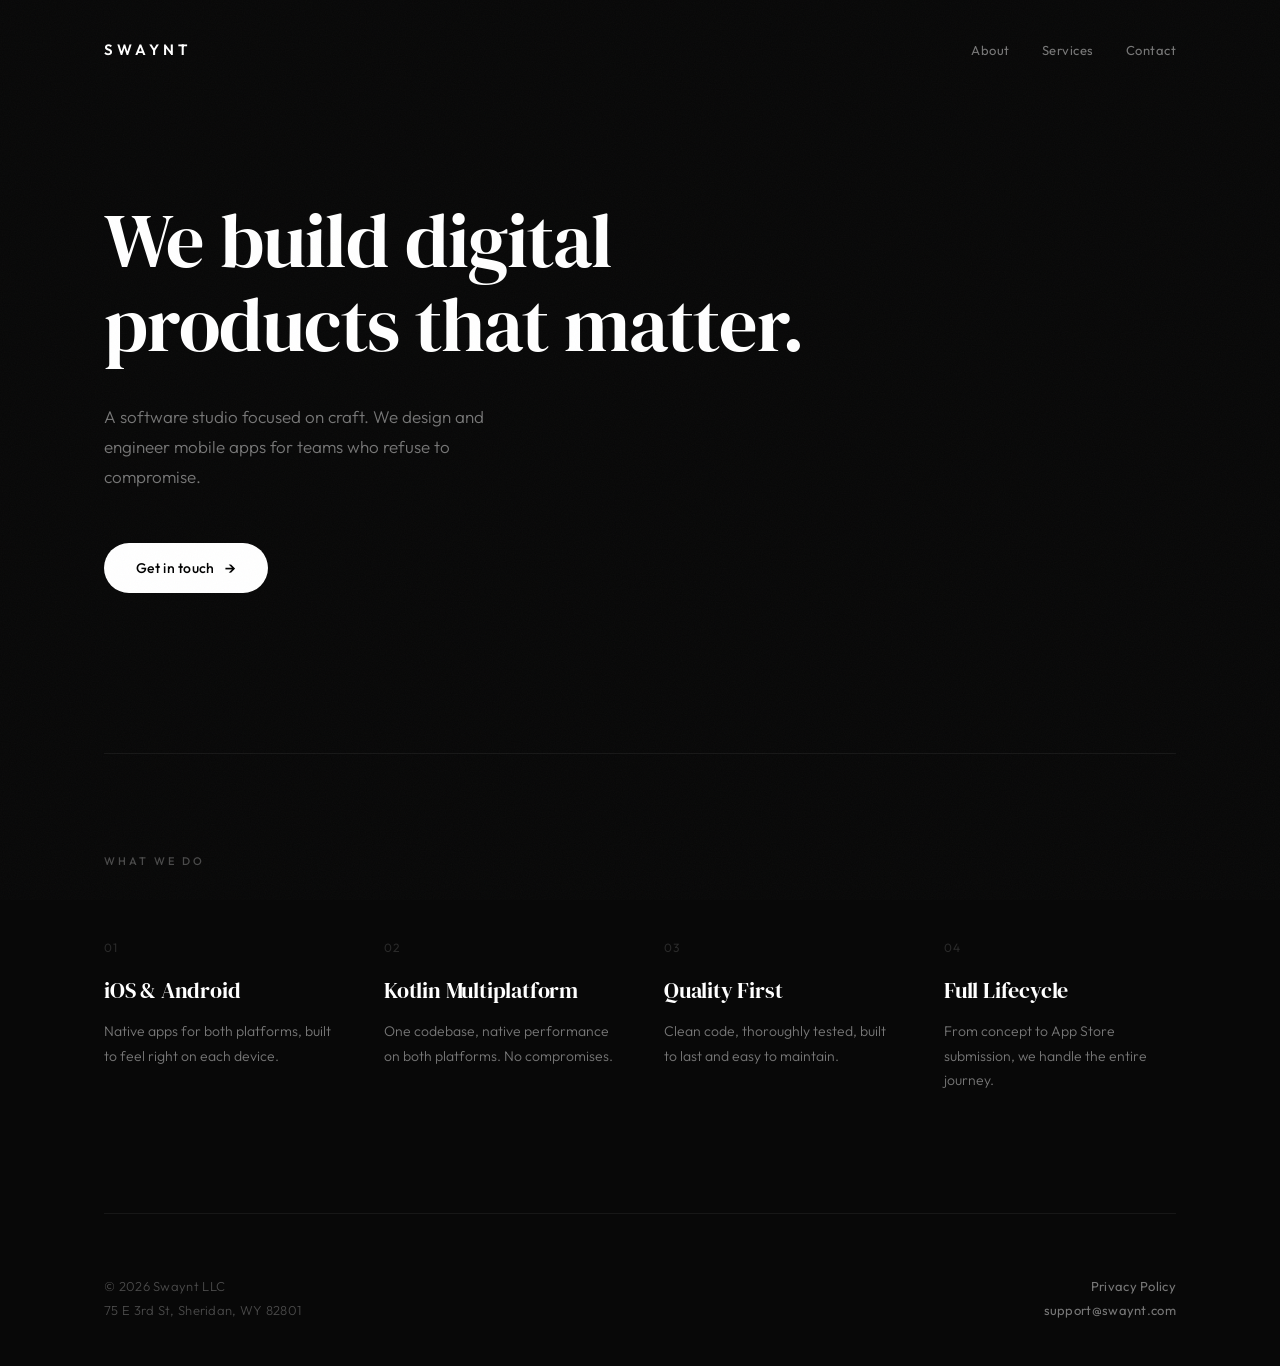
<file: index.html>
<!DOCTYPE html>
<html lang="en">
<head>
  <meta charset="UTF-8">
  <meta name="viewport" content="width=device-width, initial-scale=1.0">
  <title>Swaynt — Software Studio</title>
  <meta name="description" content="Swaynt is a software studio that builds mobile apps. Native iOS and Android apps with Kotlin Multiplatform.">
  <meta property="og:title" content="Swaynt — Software Studio">
  <meta property="og:description" content="A software studio focused on craft. We design and engineer mobile apps for teams who refuse to compromise.">
  <meta property="og:type" content="website">
  <meta property="og:url" content="https://swaynt.com">
  <link rel="icon" href="data:image/svg+xml,<svg xmlns='http://www.w3.org/2000/svg' viewBox='0 0 100 100'><circle cx='50' cy='50' r='50' fill='%230a0a0a'/><text x='50' y='68' font-family='Georgia,serif' font-size='52' font-weight='bold' fill='white' text-anchor='middle'>S</text></svg>">
  <link rel="preconnect" href="https://fonts.googleapis.com">
  <link rel="preconnect" href="https://fonts.gstatic.com" crossorigin>
  <link href="https://fonts.googleapis.com/css2?family=DM+Serif+Display&family=Outfit:wght@300;400;500;600&display=swap" rel="stylesheet">
  <link rel="stylesheet" href="styles.css">
</head>
<body>

  <div class="container">
    <nav>
      <a href="/" class="logo">Swaynt</a>
      <div class="nav-links">
        <a href="/about" class="nav-link">About</a>
        <a href="/services" class="nav-link">Services</a>
        <a href="/contact" class="nav-link">Contact</a>
      </div>
    </nav>
  </div>

  <div class="container">
    <section class="hero">
      <h1 class="animate-up">We build digital<br>products that matter.</h1>
      <p class="animate-up">A software studio focused on craft. We design and engineer mobile apps for teams who refuse to compromise.</p>
      <a href="/contact" class="hero-cta animate-up">Get in touch</a>
    </section>
  </div>

  <div class="container">
    <div class="divider"></div>
  </div>

  <div class="container">
    <section class="services">
      <div class="services-label animate-up" style="animation-delay: 0.6s;">What we do</div>
      <div class="services-grid">
        <div class="service-item">
          <div class="service-number">01</div>
          <h3>iOS & Android</h3>
          <p>Native apps for both platforms, built to feel right on each device.</p>
        </div>
        <div class="service-item">
          <div class="service-number">02</div>
          <h3>Kotlin Multiplatform</h3>
          <p>One codebase, native performance on both platforms. No compromises.</p>
        </div>
        <div class="service-item">
          <div class="service-number">03</div>
          <h3>Quality First</h3>
          <p>Clean code, thoroughly tested, built to last and easy to maintain.</p>
        </div>
        <div class="service-item">
          <div class="service-number">04</div>
          <h3>Full Lifecycle</h3>
          <p>From concept to App Store submission, we handle the entire journey.</p>
        </div>
      </div>
    </section>
  </div>

  <div class="container">
    <div class="divider divider-delayed"></div>
  </div>

  <div class="container">
    <footer>
      <div class="footer-left">
        <div class="footer-copy">&copy; 2026 Swaynt LLC</div>
        <div class="footer-address">75 E 3rd St, Sheridan, WY 82801</div>
      </div>
      <div class="footer-right">
        <a href="/privacy" class="footer-link">Privacy Policy</a>
        <a href="#" class="footer-link" onclick="return false;"><span id="e"></span></a>
      </div>
    </footer>
  </div>

  <script>
    (function(){
      var p=['s','u','p','p','o','r','t'];
      var d=String.fromCharCode(64);
      var h=['s','w','a','y','n','t'];
      var t=['.','c','o','m'];
      var r=p.join('')+d+h.join('')+t.join('');
      var el=document.getElementById('e');
      el.textContent=r;
      el.parentElement.href='mai'+'lto:'+r;
      el.parentElement.onclick=null;
    })();
  </script>

</body>
</html>
</file>
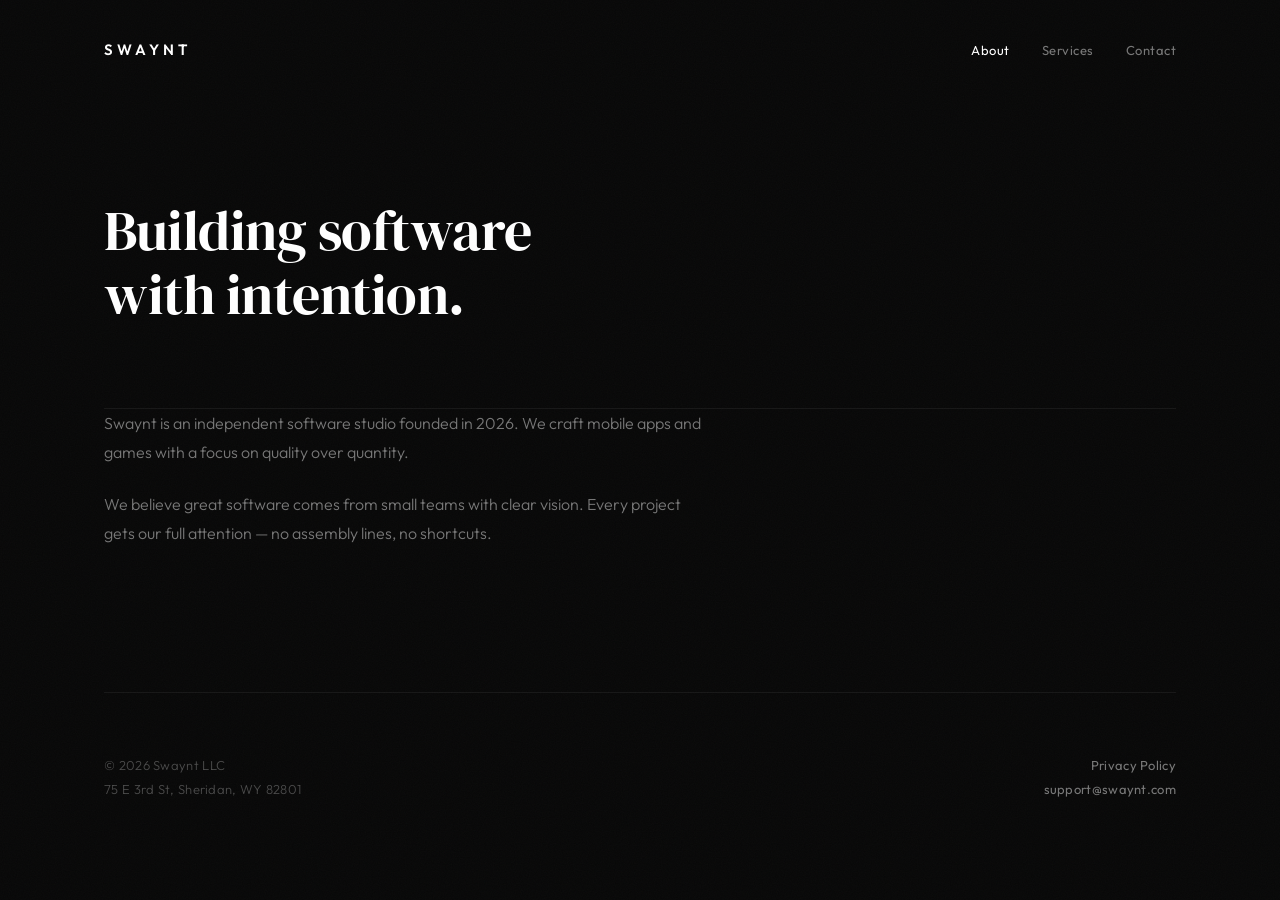
<file: about/index.html>
<!DOCTYPE html>
<html lang="en">
<head>
  <meta charset="UTF-8">
  <meta name="viewport" content="width=device-width, initial-scale=1.0">
  <title>About — Swaynt</title>
  <meta name="description" content="Swaynt is an independent software studio founded in 2026. We craft mobile apps and games with a focus on quality over quantity.">
  <meta property="og:title" content="About — Swaynt">
  <meta property="og:description" content="An independent software studio focused on craft.">
  <meta property="og:type" content="website">
  <meta property="og:url" content="https://swaynt.com/about">
  <link rel="icon" href="data:image/svg+xml,<svg xmlns='http://www.w3.org/2000/svg' viewBox='0 0 100 100'><circle cx='50' cy='50' r='50' fill='%230a0a0a'/><text x='50' y='68' font-family='Georgia,serif' font-size='52' font-weight='bold' fill='white' text-anchor='middle'>S</text></svg>">
  <link rel="preconnect" href="https://fonts.googleapis.com">
  <link rel="preconnect" href="https://fonts.gstatic.com" crossorigin>
  <link href="https://fonts.googleapis.com/css2?family=DM+Serif+Display&family=Outfit:wght@300;400;500;600&display=swap" rel="stylesheet">
  <link rel="stylesheet" href="../styles.css">
</head>
<body>

  <div class="container">
    <nav>
      <a href="/" class="logo">Swaynt</a>
      <div class="nav-links">
        <a href="/about" class="nav-link active">About</a>
        <a href="/services" class="nav-link">Services</a>
        <a href="/contact" class="nav-link">Contact</a>
      </div>
    </nav>
  </div>

  <div class="container">
    <section class="page-header">
      <h1 class="animate-up">Building software<br>with intention.</h1>
    </section>
  </div>

  <div class="container">
    <div class="divider"></div>
  </div>

  <div class="container">
    <section class="page-content">
      <p class="animate-up" style="animation-delay: 0.3s;">Swaynt is an independent software studio founded in 2026. We craft mobile apps and games with a focus on quality over quantity.</p>
      <p class="animate-up" style="animation-delay: 0.45s;">We believe great software comes from small teams with clear vision. Every project gets our full attention — no assembly lines, no shortcuts.</p>
    </section>
  </div>

  <div class="container">
    <div class="divider"></div>
  </div>

  <div class="container">
    <footer>
      <div class="footer-left">
        <div class="footer-copy">&copy; 2026 Swaynt LLC</div>
        <div class="footer-address">75 E 3rd St, Sheridan, WY 82801</div>
      </div>
      <div class="footer-right">
        <a href="/privacy" class="footer-link">Privacy Policy</a>
        <a href="#" class="footer-link" onclick="return false;"><span id="e"></span></a>
      </div>
    </footer>
  </div>

  <script>
    (function(){
      var p=['s','u','p','p','o','r','t'];
      var d=String.fromCharCode(64);
      var h=['s','w','a','y','n','t'];
      var t=['.','c','o','m'];
      var r=p.join('')+d+h.join('')+t.join('');
      var el=document.getElementById('e');
      el.textContent=r;
      el.parentElement.href='mai'+'lto:'+r;
      el.parentElement.onclick=null;
    })();
  </script>

</body>
</html>
</file>
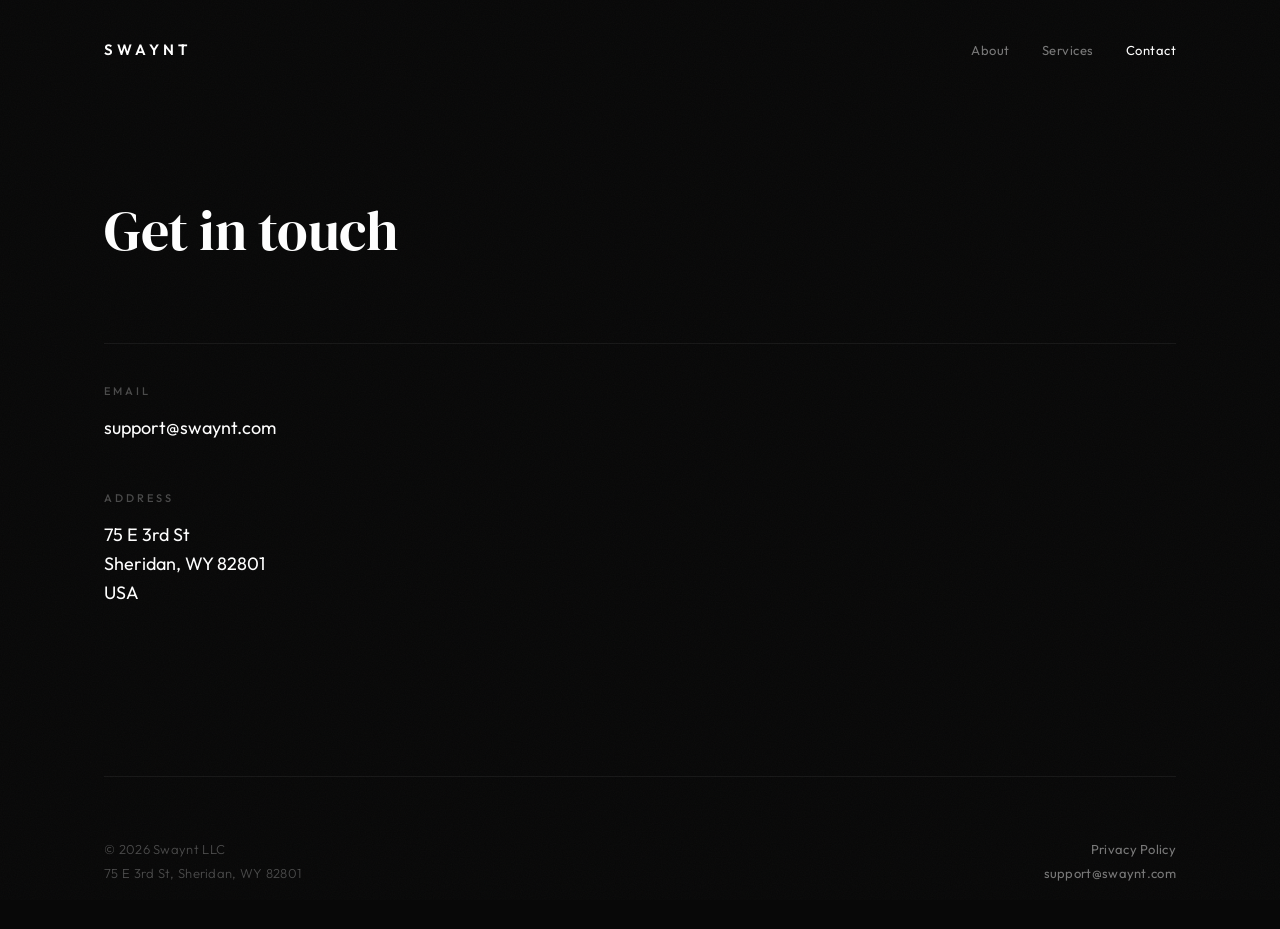
<file: contact/index.html>
<!DOCTYPE html>
<html lang="en">
<head>
  <meta charset="UTF-8">
  <meta name="viewport" content="width=device-width, initial-scale=1.0">
  <title>Contact — Swaynt</title>
  <meta name="description" content="Get in touch with Swaynt. Email us at support@swaynt.com.">
  <meta property="og:title" content="Contact — Swaynt">
  <meta property="og:description" content="Get in touch with Swaynt.">
  <meta property="og:type" content="website">
  <meta property="og:url" content="https://swaynt.com/contact">
  <link rel="icon" href="data:image/svg+xml,<svg xmlns='http://www.w3.org/2000/svg' viewBox='0 0 100 100'><circle cx='50' cy='50' r='50' fill='%230a0a0a'/><text x='50' y='68' font-family='Georgia,serif' font-size='52' font-weight='bold' fill='white' text-anchor='middle'>S</text></svg>">
  <link rel="preconnect" href="https://fonts.googleapis.com">
  <link rel="preconnect" href="https://fonts.gstatic.com" crossorigin>
  <link href="https://fonts.googleapis.com/css2?family=DM+Serif+Display&family=Outfit:wght@300;400;500;600&display=swap" rel="stylesheet">
  <link rel="stylesheet" href="../styles.css">
</head>
<body>

  <div class="container">
    <nav>
      <a href="/" class="logo">Swaynt</a>
      <div class="nav-links">
        <a href="/about" class="nav-link">About</a>
        <a href="/services" class="nav-link">Services</a>
        <a href="/contact" class="nav-link active">Contact</a>
      </div>
    </nav>
  </div>

  <div class="container">
    <section class="page-header">
      <h1 class="animate-up">Get in touch</h1>
    </section>
  </div>

  <div class="container">
    <div class="divider"></div>
  </div>

  <div class="container">
    <section class="contact-info page-content">
      <div class="contact-block animate-up" style="animation-delay: 0.3s;">
        <div class="contact-label">Email</div>
        <div class="contact-value">
          <a href="#" onclick="return false;"><span id="e"></span></a>
        </div>
      </div>

      <div class="contact-block animate-up" style="animation-delay: 0.45s;">
        <div class="contact-label">Address</div>
        <div class="contact-value">
          75 E 3rd St<br>
          Sheridan, WY 82801<br>
          USA
        </div>
      </div>
    </section>
  </div>

  <div class="container">
    <div class="divider"></div>
  </div>

  <div class="container">
    <footer>
      <div class="footer-left">
        <div class="footer-copy">&copy; 2026 Swaynt LLC</div>
        <div class="footer-address">75 E 3rd St, Sheridan, WY 82801</div>
      </div>
      <div class="footer-right">
        <a href="/privacy" class="footer-link">Privacy Policy</a>
        <a href="#" class="footer-link" onclick="return false;"><span id="e2"></span></a>
      </div>
    </footer>
  </div>

  <script>
    (function(){
      var p=['s','u','p','p','o','r','t'];
      var d=String.fromCharCode(64);
      var h=['s','w','a','y','n','t'];
      var t=['.','c','o','m'];
      var r=p.join('')+d+h.join('')+t.join('');

      var el=document.getElementById('e');
      el.textContent=r;
      el.parentElement.href='mai'+'lto:'+r;
      el.parentElement.onclick=null;

      var el2=document.getElementById('e2');
      if(el2){
        el2.textContent=r;
        el2.parentElement.href='mai'+'lto:'+r;
        el2.parentElement.onclick=null;
      }
    })();
  </script>

</body>
</html>
</file>
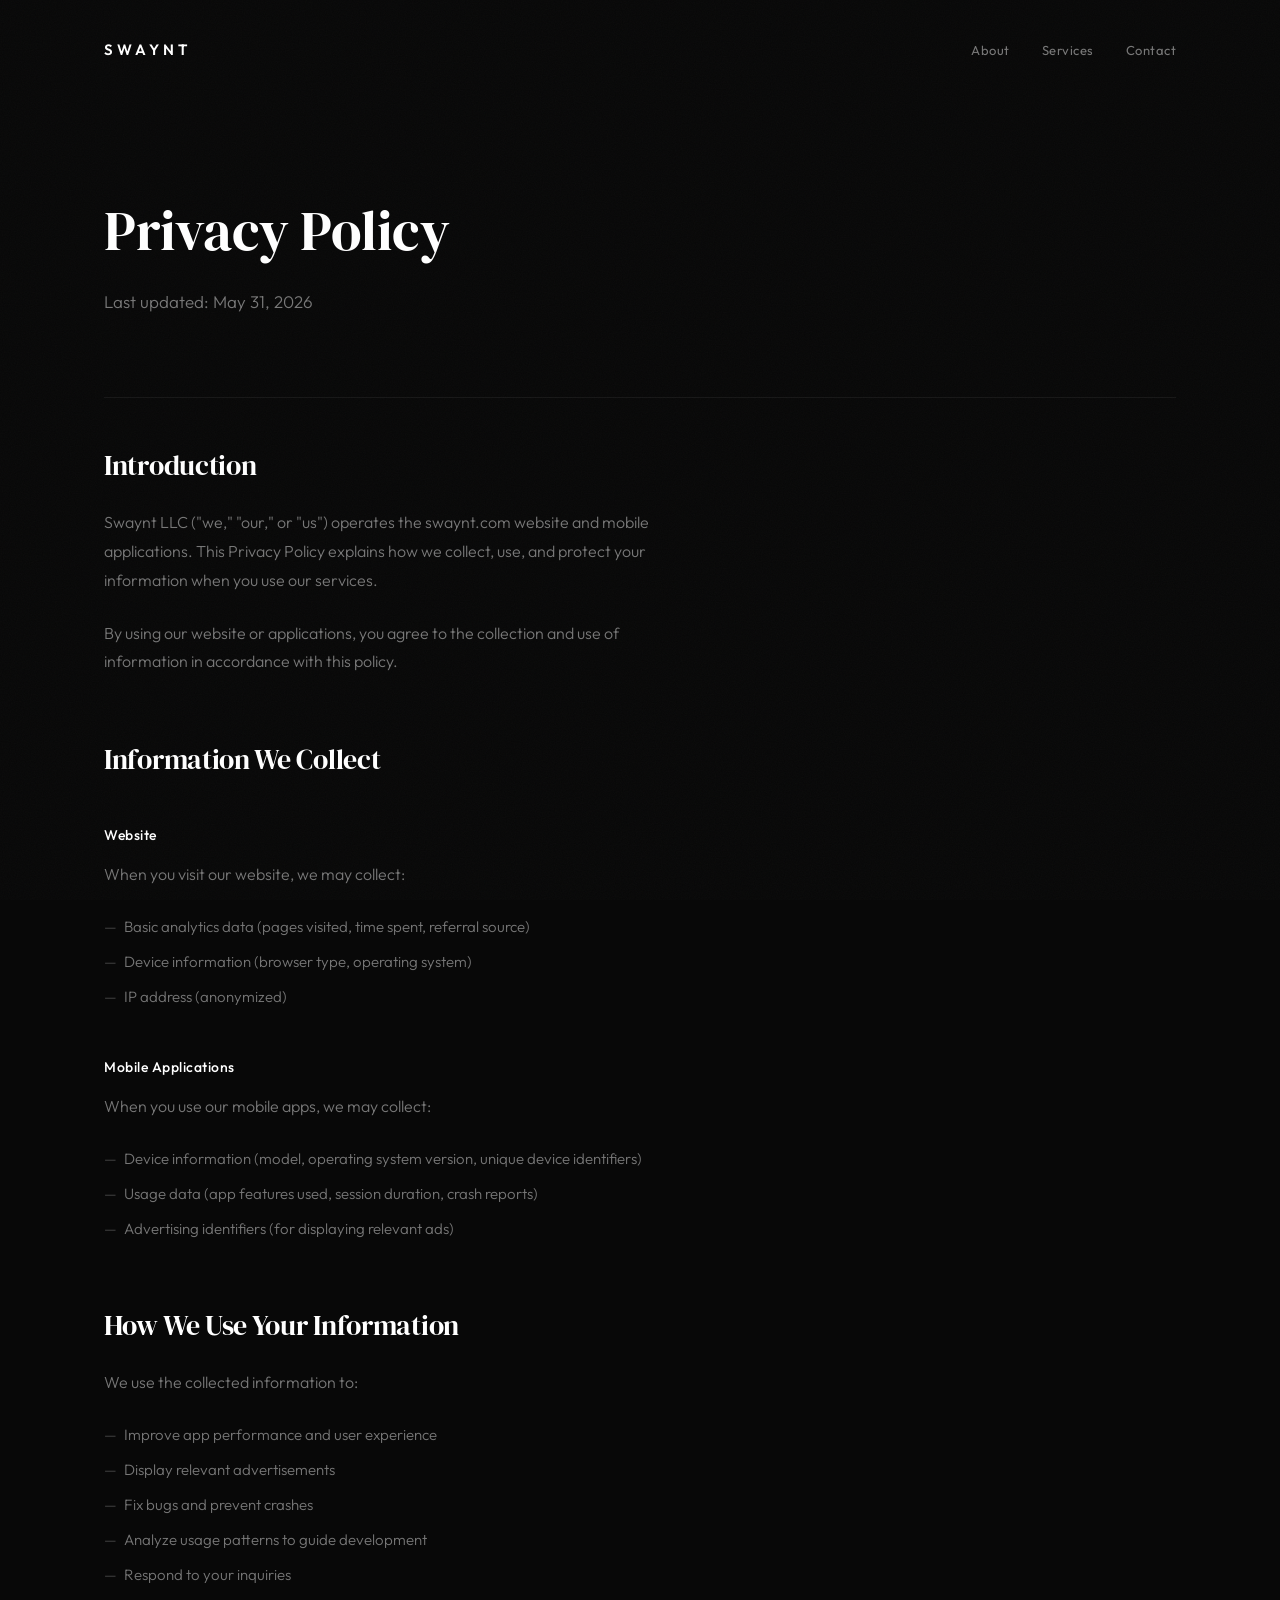
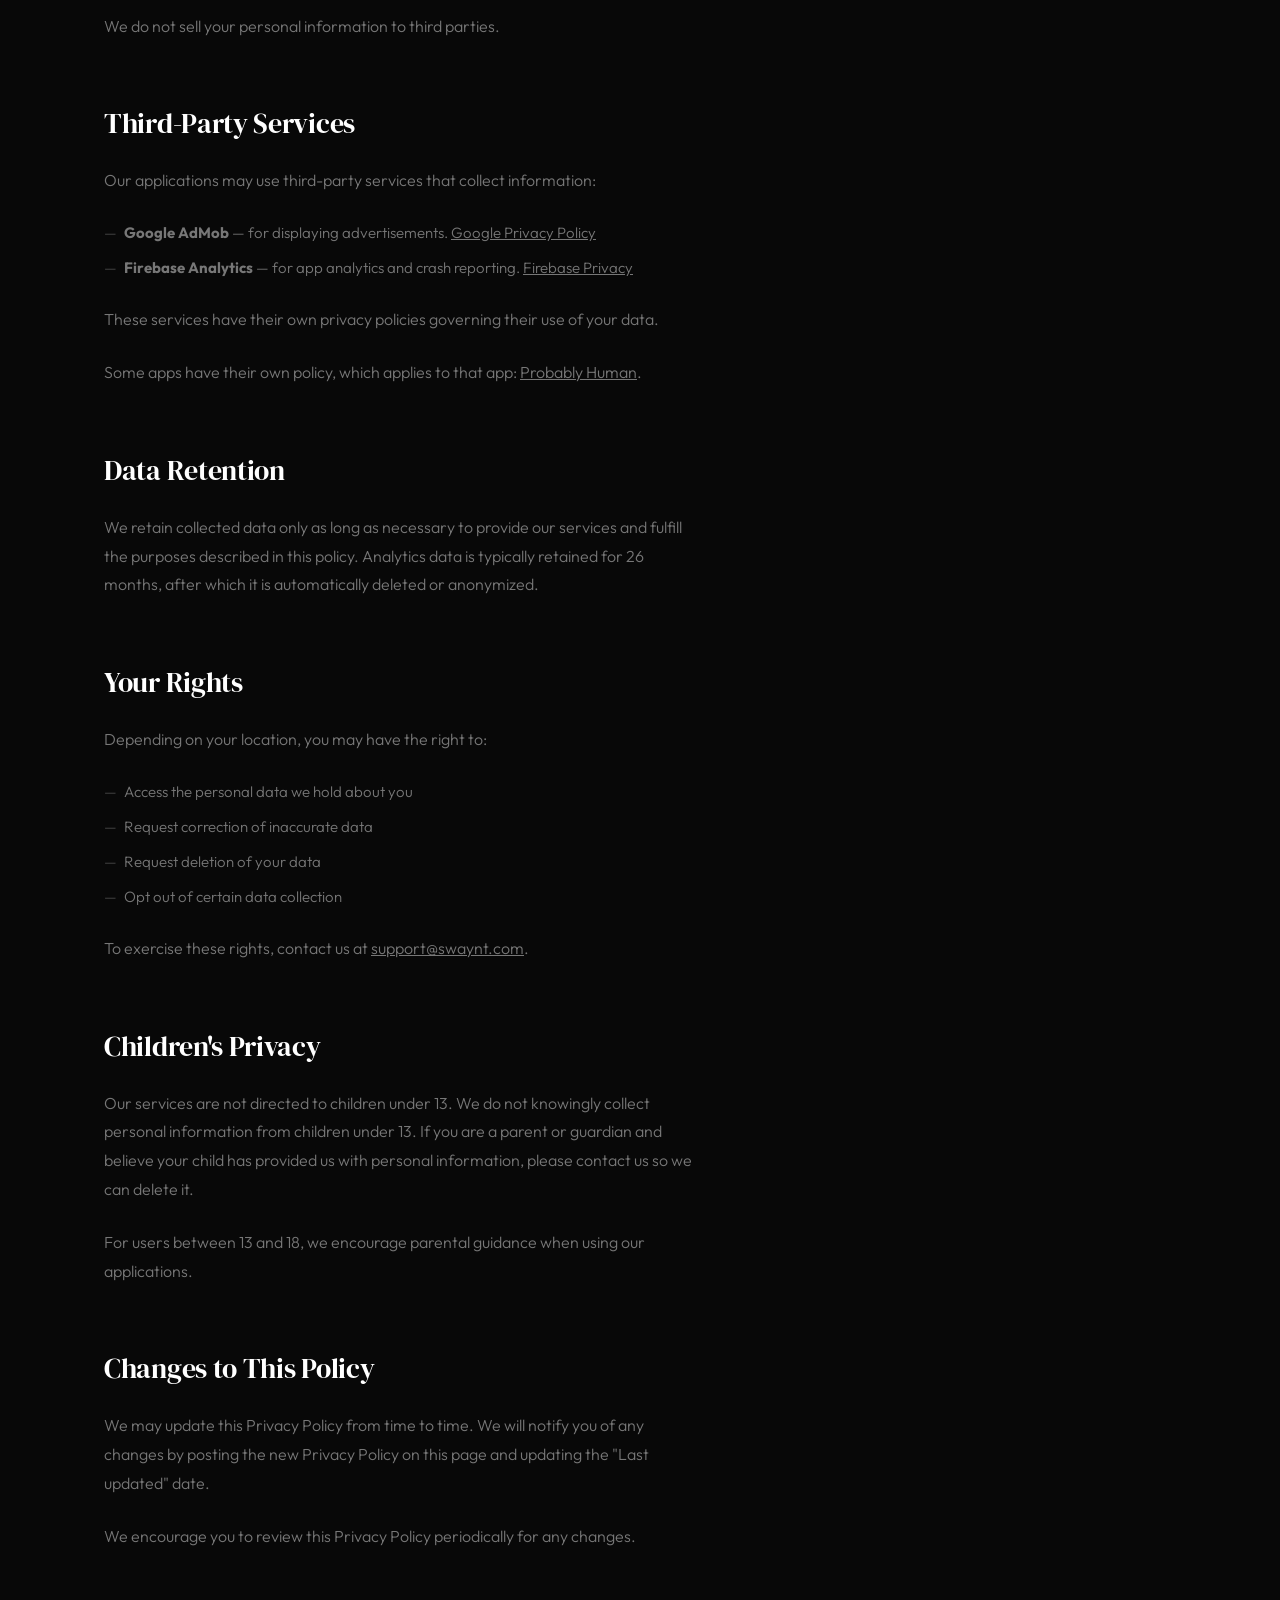
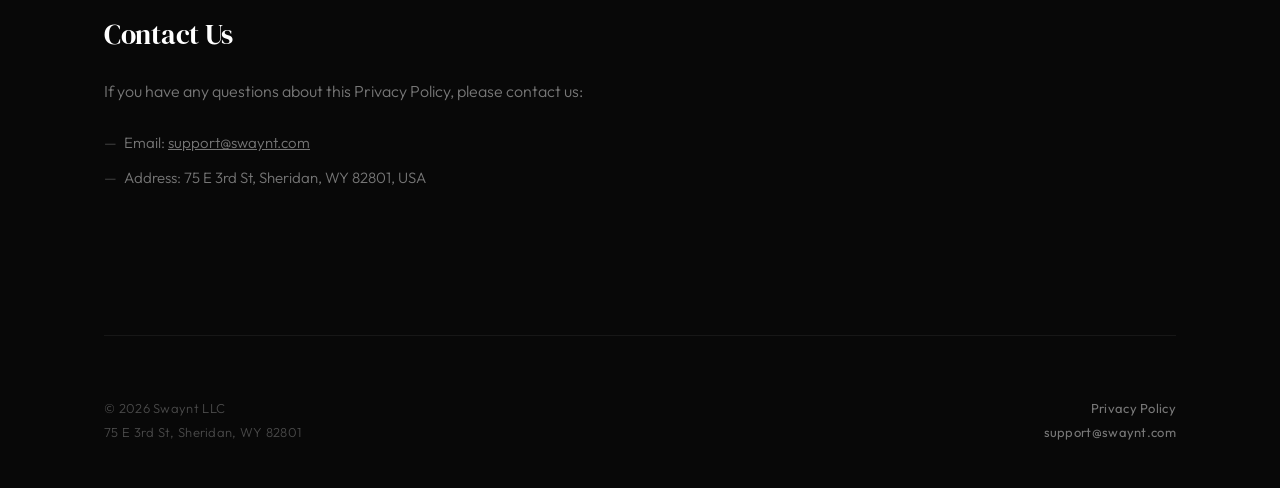
<file: privacy/index.html>
<!DOCTYPE html>
<html lang="en">
<head>
  <meta charset="UTF-8">
  <meta name="viewport" content="width=device-width, initial-scale=1.0">
  <title>Privacy Policy — Swaynt</title>
  <meta name="description" content="Privacy Policy for Swaynt LLC website and mobile applications.">
  <meta property="og:title" content="Privacy Policy — Swaynt">
  <meta property="og:description" content="Privacy Policy for Swaynt LLC.">
  <meta property="og:type" content="website">
  <meta property="og:url" content="https://swaynt.com/privacy">
  <link rel="icon" href="data:image/svg+xml,<svg xmlns='http://www.w3.org/2000/svg' viewBox='0 0 100 100'><circle cx='50' cy='50' r='50' fill='%230a0a0a'/><text x='50' y='68' font-family='Georgia,serif' font-size='52' font-weight='bold' fill='white' text-anchor='middle'>S</text></svg>">
  <link rel="preconnect" href="https://fonts.googleapis.com">
  <link rel="preconnect" href="https://fonts.gstatic.com" crossorigin>
  <link href="https://fonts.googleapis.com/css2?family=DM+Serif+Display&family=Outfit:wght@300;400;500;600&display=swap" rel="stylesheet">
  <link rel="stylesheet" href="../styles.css">
</head>
<body>

  <div class="container">
    <nav>
      <a href="/" class="logo">Swaynt</a>
      <div class="nav-links">
        <a href="/about" class="nav-link">About</a>
        <a href="/services" class="nav-link">Services</a>
        <a href="/contact" class="nav-link">Contact</a>
      </div>
    </nav>
  </div>

  <div class="container">
    <section class="page-header">
      <h1 class="animate-up">Privacy Policy</h1>
      <p class="animate-up">Last updated: May 31, 2026</p>
    </section>
  </div>

  <div class="container">
    <div class="divider"></div>
  </div>

  <div class="container">
    <section class="page-content">

      <h2>Introduction</h2>
      <p>Swaynt LLC ("we," "our," or "us") operates the swaynt.com website and mobile applications. This Privacy Policy explains how we collect, use, and protect your information when you use our services.</p>
      <p>By using our website or applications, you agree to the collection and use of information in accordance with this policy.</p>

      <h2>Information We Collect</h2>

      <h3>Website</h3>
      <p>When you visit our website, we may collect:</p>
      <ul>
        <li>Basic analytics data (pages visited, time spent, referral source)</li>
        <li>Device information (browser type, operating system)</li>
        <li>IP address (anonymized)</li>
      </ul>

      <h3>Mobile Applications</h3>
      <p>When you use our mobile apps, we may collect:</p>
      <ul>
        <li>Device information (model, operating system version, unique device identifiers)</li>
        <li>Usage data (app features used, session duration, crash reports)</li>
        <li>Advertising identifiers (for displaying relevant ads)</li>
      </ul>

      <h2>How We Use Your Information</h2>
      <p>We use the collected information to:</p>
      <ul>
        <li>Improve app performance and user experience</li>
        <li>Display relevant advertisements</li>
        <li>Fix bugs and prevent crashes</li>
        <li>Analyze usage patterns to guide development</li>
        <li>Respond to your inquiries</li>
      </ul>
      <p>We do not sell your personal information to third parties.</p>

      <h2>Third-Party Services</h2>
      <p>Our applications may use third-party services that collect information:</p>
      <ul>
        <li><strong>Google AdMob</strong> — for displaying advertisements. <a href="https://policies.google.com/privacy" style="color: var(--muted);">Google Privacy Policy</a></li>
        <li><strong>Firebase Analytics</strong> — for app analytics and crash reporting. <a href="https://firebase.google.com/support/privacy" style="color: var(--muted);">Firebase Privacy</a></li>
      </ul>
      <p>These services have their own privacy policies governing their use of your data.</p>
      <p>Some apps have their own policy, which applies to that app: <a href="/privacy/probably-human" style="color: var(--muted);">Probably Human</a>.</p>

      <h2>Data Retention</h2>
      <p>We retain collected data only as long as necessary to provide our services and fulfill the purposes described in this policy. Analytics data is typically retained for 26 months, after which it is automatically deleted or anonymized.</p>

      <h2>Your Rights</h2>
      <p>Depending on your location, you may have the right to:</p>
      <ul>
        <li>Access the personal data we hold about you</li>
        <li>Request correction of inaccurate data</li>
        <li>Request deletion of your data</li>
        <li>Opt out of certain data collection</li>
      </ul>
      <p>To exercise these rights, contact us at <a href="#" onclick="return false;" style="color: var(--muted);"><span id="e-privacy"></span></a>.</p>

      <h2>Children's Privacy</h2>
      <p>Our services are not directed to children under 13. We do not knowingly collect personal information from children under 13. If you are a parent or guardian and believe your child has provided us with personal information, please contact us so we can delete it.</p>
      <p>For users between 13 and 18, we encourage parental guidance when using our applications.</p>

      <h2>Changes to This Policy</h2>
      <p>We may update this Privacy Policy from time to time. We will notify you of any changes by posting the new Privacy Policy on this page and updating the "Last updated" date.</p>
      <p>We encourage you to review this Privacy Policy periodically for any changes.</p>

      <h2>Contact Us</h2>
      <p>If you have any questions about this Privacy Policy, please contact us:</p>
      <ul>
        <li>Email: <a href="#" onclick="return false;" style="color: var(--muted);"><span id="e-contact"></span></a></li>
        <li>Address: 75 E 3rd St, Sheridan, WY 82801, USA</li>
      </ul>

    </section>
  </div>

  <div class="container">
    <div class="divider"></div>
  </div>

  <div class="container">
    <footer>
      <div class="footer-left">
        <div class="footer-copy">&copy; 2026 Swaynt LLC</div>
        <div class="footer-address">75 E 3rd St, Sheridan, WY 82801</div>
      </div>
      <div class="footer-right">
        <a href="/privacy" class="footer-link">Privacy Policy</a>
        <a href="#" class="footer-link" onclick="return false;"><span id="e"></span></a>
      </div>
    </footer>
  </div>

  <script>
    (function(){
      var p=['s','u','p','p','o','r','t'];
      var d=String.fromCharCode(64);
      var h=['s','w','a','y','n','t'];
      var t=['.','c','o','m'];
      var r=p.join('')+d+h.join('')+t.join('');

      ['e', 'e-privacy', 'e-contact'].forEach(function(id) {
        var el = document.getElementById(id);
        if (el) {
          el.textContent = r;
          if (el.parentElement.tagName === 'A') {
            el.parentElement.href = 'mai' + 'lto:' + r;
            el.parentElement.onclick = null;
          }
        }
      });
    })();
  </script>

</body>
</html>
</file>
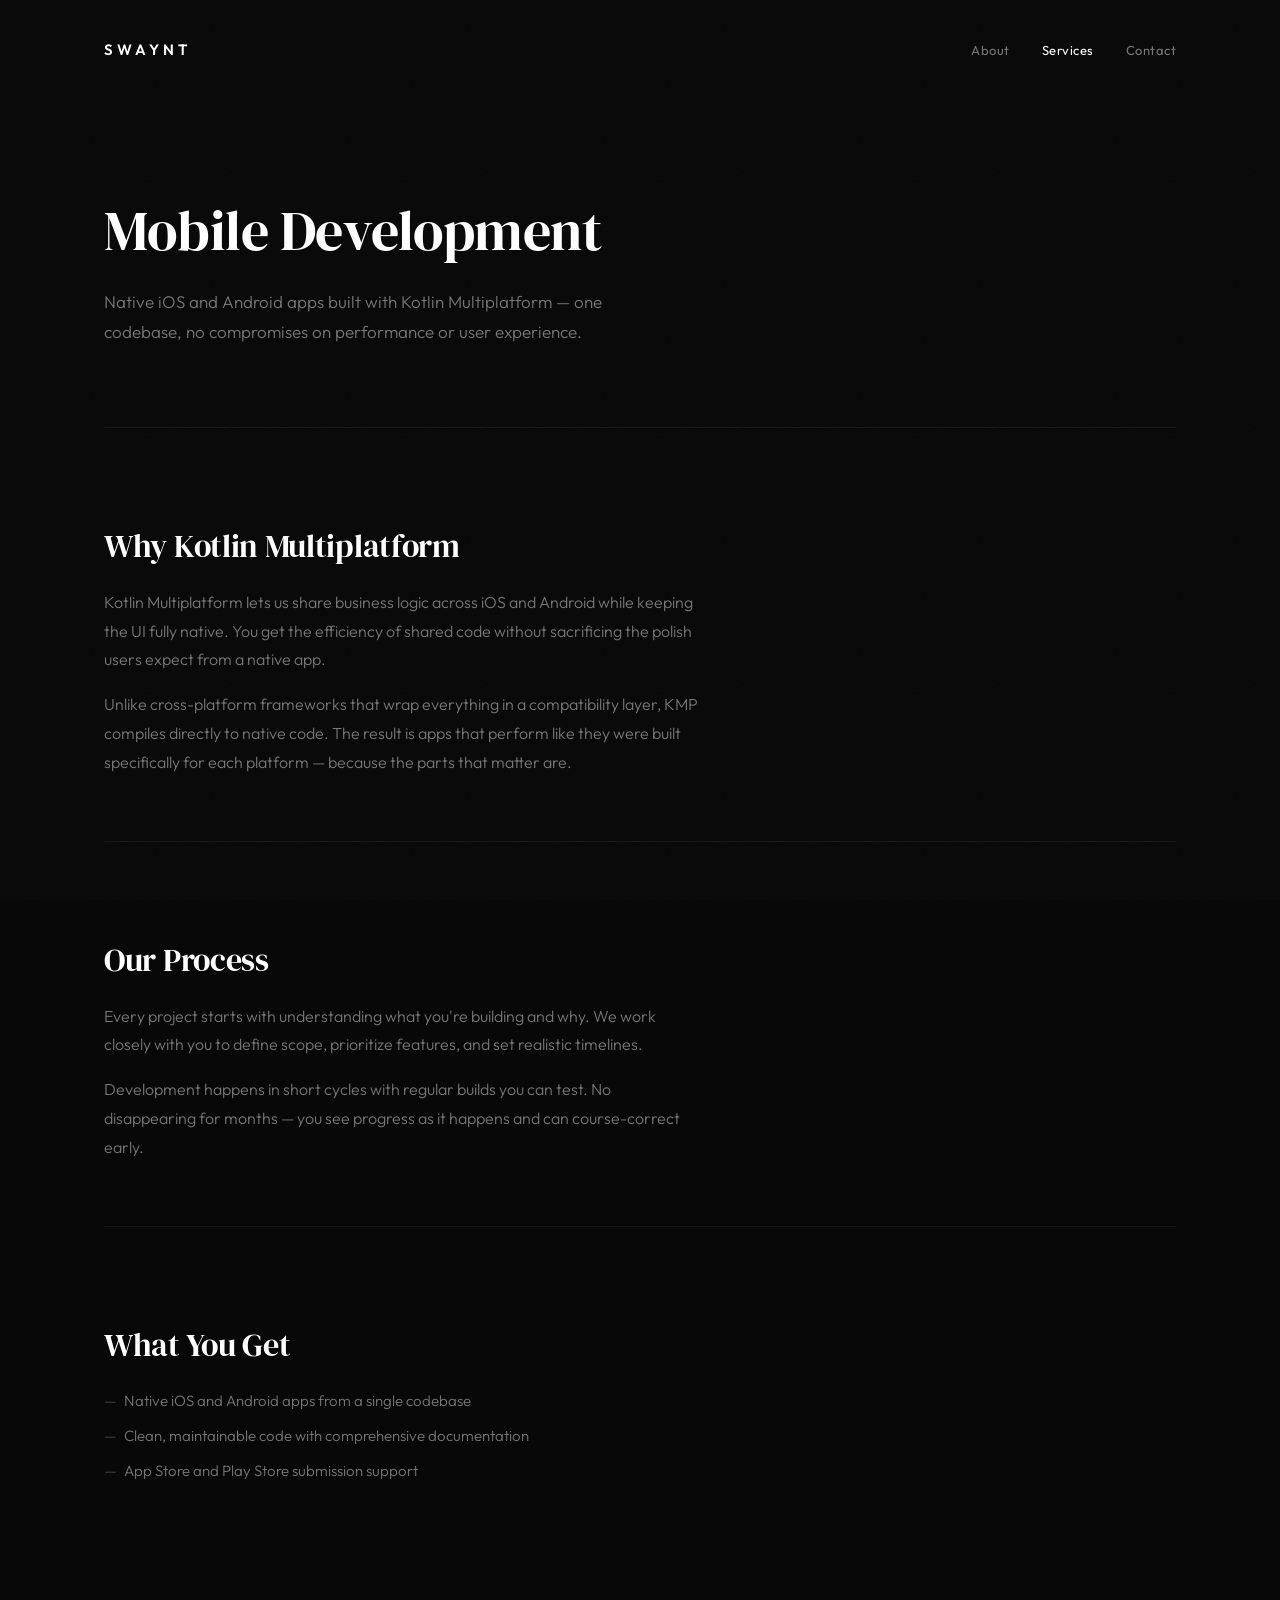
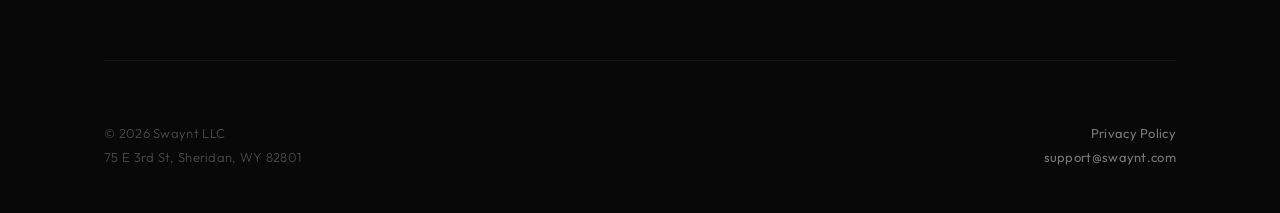
<file: services/index.html>
<!DOCTYPE html>
<html lang="en">
<head>
  <meta charset="UTF-8">
  <meta name="viewport" content="width=device-width, initial-scale=1.0">
  <title>Services — Swaynt</title>
  <meta name="description" content="Mobile app development with Kotlin Multiplatform. Native iOS and Android apps from a single codebase.">
  <meta property="og:title" content="Services — Swaynt">
  <meta property="og:description" content="Mobile app development with Kotlin Multiplatform.">
  <meta property="og:type" content="website">
  <meta property="og:url" content="https://swaynt.com/services">
  <link rel="icon" href="data:image/svg+xml,<svg xmlns='http://www.w3.org/2000/svg' viewBox='0 0 100 100'><circle cx='50' cy='50' r='50' fill='%230a0a0a'/><text x='50' y='68' font-family='Georgia,serif' font-size='52' font-weight='bold' fill='white' text-anchor='middle'>S</text></svg>">
  <link rel="preconnect" href="https://fonts.googleapis.com">
  <link rel="preconnect" href="https://fonts.gstatic.com" crossorigin>
  <link href="https://fonts.googleapis.com/css2?family=DM+Serif+Display&family=Outfit:wght@300;400;500;600&display=swap" rel="stylesheet">
  <link rel="stylesheet" href="../styles.css">
</head>
<body>

  <div class="container">
    <nav>
      <a href="/" class="logo">Swaynt</a>
      <div class="nav-links">
        <a href="/about" class="nav-link">About</a>
        <a href="/services" class="nav-link active">Services</a>
        <a href="/contact" class="nav-link">Contact</a>
      </div>
    </nav>
  </div>

  <div class="container">
    <section class="page-header">
      <h1 class="animate-up">Mobile Development</h1>
      <p class="animate-up">Native iOS and Android apps built with Kotlin Multiplatform — one codebase, no compromises on performance or user experience.</p>
    </section>
  </div>

  <div class="container">
    <div class="divider"></div>
  </div>

  <div class="container">
    <section class="page-content">
      <div class="service-detail animate-up" style="animation-delay: 0.3s;">
        <h2>Why Kotlin Multiplatform</h2>
        <p>Kotlin Multiplatform lets us share business logic across iOS and Android while keeping the UI fully native. You get the efficiency of shared code without sacrificing the polish users expect from a native app.</p>
        <p>Unlike cross-platform frameworks that wrap everything in a compatibility layer, KMP compiles directly to native code. The result is apps that perform like they were built specifically for each platform — because the parts that matter are.</p>
      </div>

      <div class="service-detail animate-up" style="animation-delay: 0.45s;">
        <h2>Our Process</h2>
        <p>Every project starts with understanding what you're building and why. We work closely with you to define scope, prioritize features, and set realistic timelines.</p>
        <p>Development happens in short cycles with regular builds you can test. No disappearing for months — you see progress as it happens and can course-correct early.</p>
      </div>

      <div class="service-detail animate-up" style="animation-delay: 0.6s;">
        <h2>What You Get</h2>
        <ul>
          <li>Native iOS and Android apps from a single codebase</li>
          <li>Clean, maintainable code with comprehensive documentation</li>
          <li>App Store and Play Store submission support</li>
        </ul>
      </div>
    </section>
  </div>

  <div class="container">
    <div class="divider"></div>
  </div>

  <div class="container">
    <footer>
      <div class="footer-left">
        <div class="footer-copy">&copy; 2026 Swaynt LLC</div>
        <div class="footer-address">75 E 3rd St, Sheridan, WY 82801</div>
      </div>
      <div class="footer-right">
        <a href="/privacy" class="footer-link">Privacy Policy</a>
        <a href="#" class="footer-link" onclick="return false;"><span id="e"></span></a>
      </div>
    </footer>
  </div>

  <script>
    (function(){
      var p=['s','u','p','p','o','r','t'];
      var d=String.fromCharCode(64);
      var h=['s','w','a','y','n','t'];
      var t=['.','c','o','m'];
      var r=p.join('')+d+h.join('')+t.join('');
      var el=document.getElementById('e');
      el.textContent=r;
      el.parentElement.href='mai'+'lto:'+r;
      el.parentElement.onclick=null;
    })();
  </script>

</body>
</html>
</file>
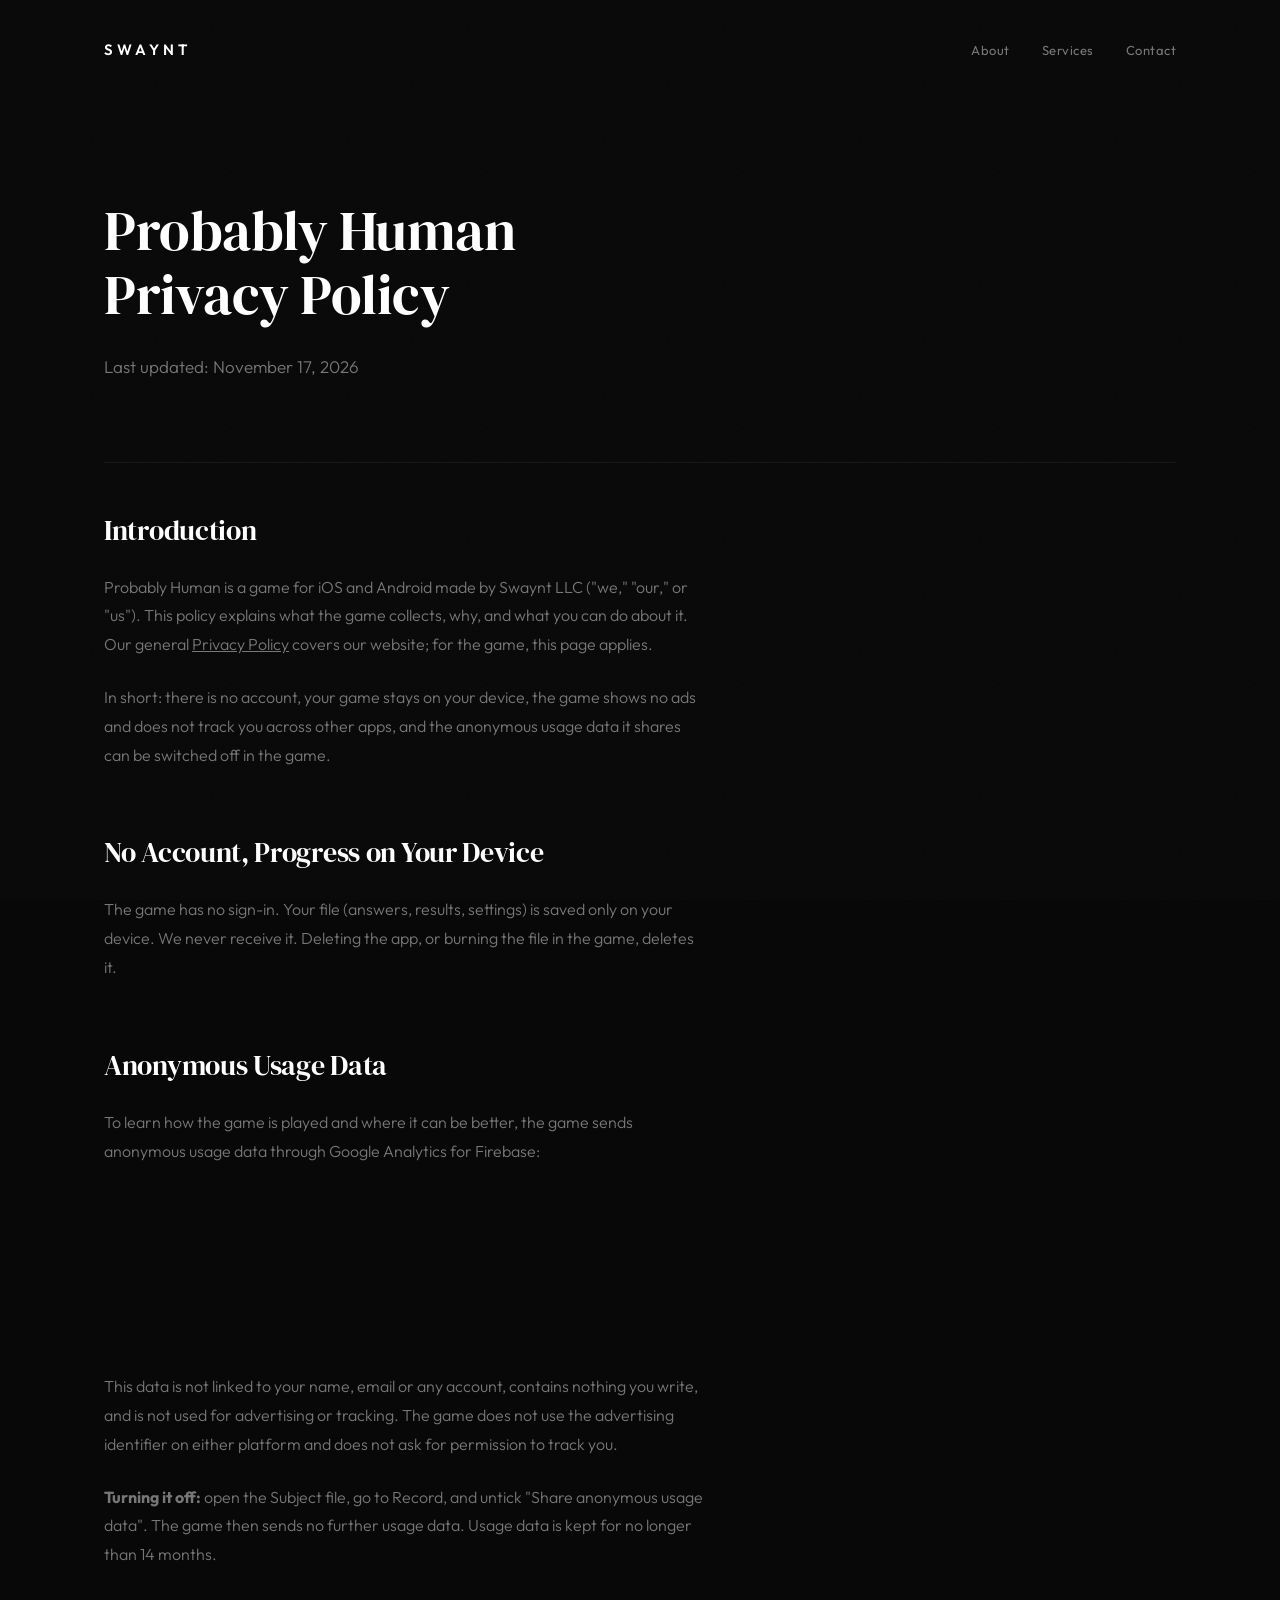
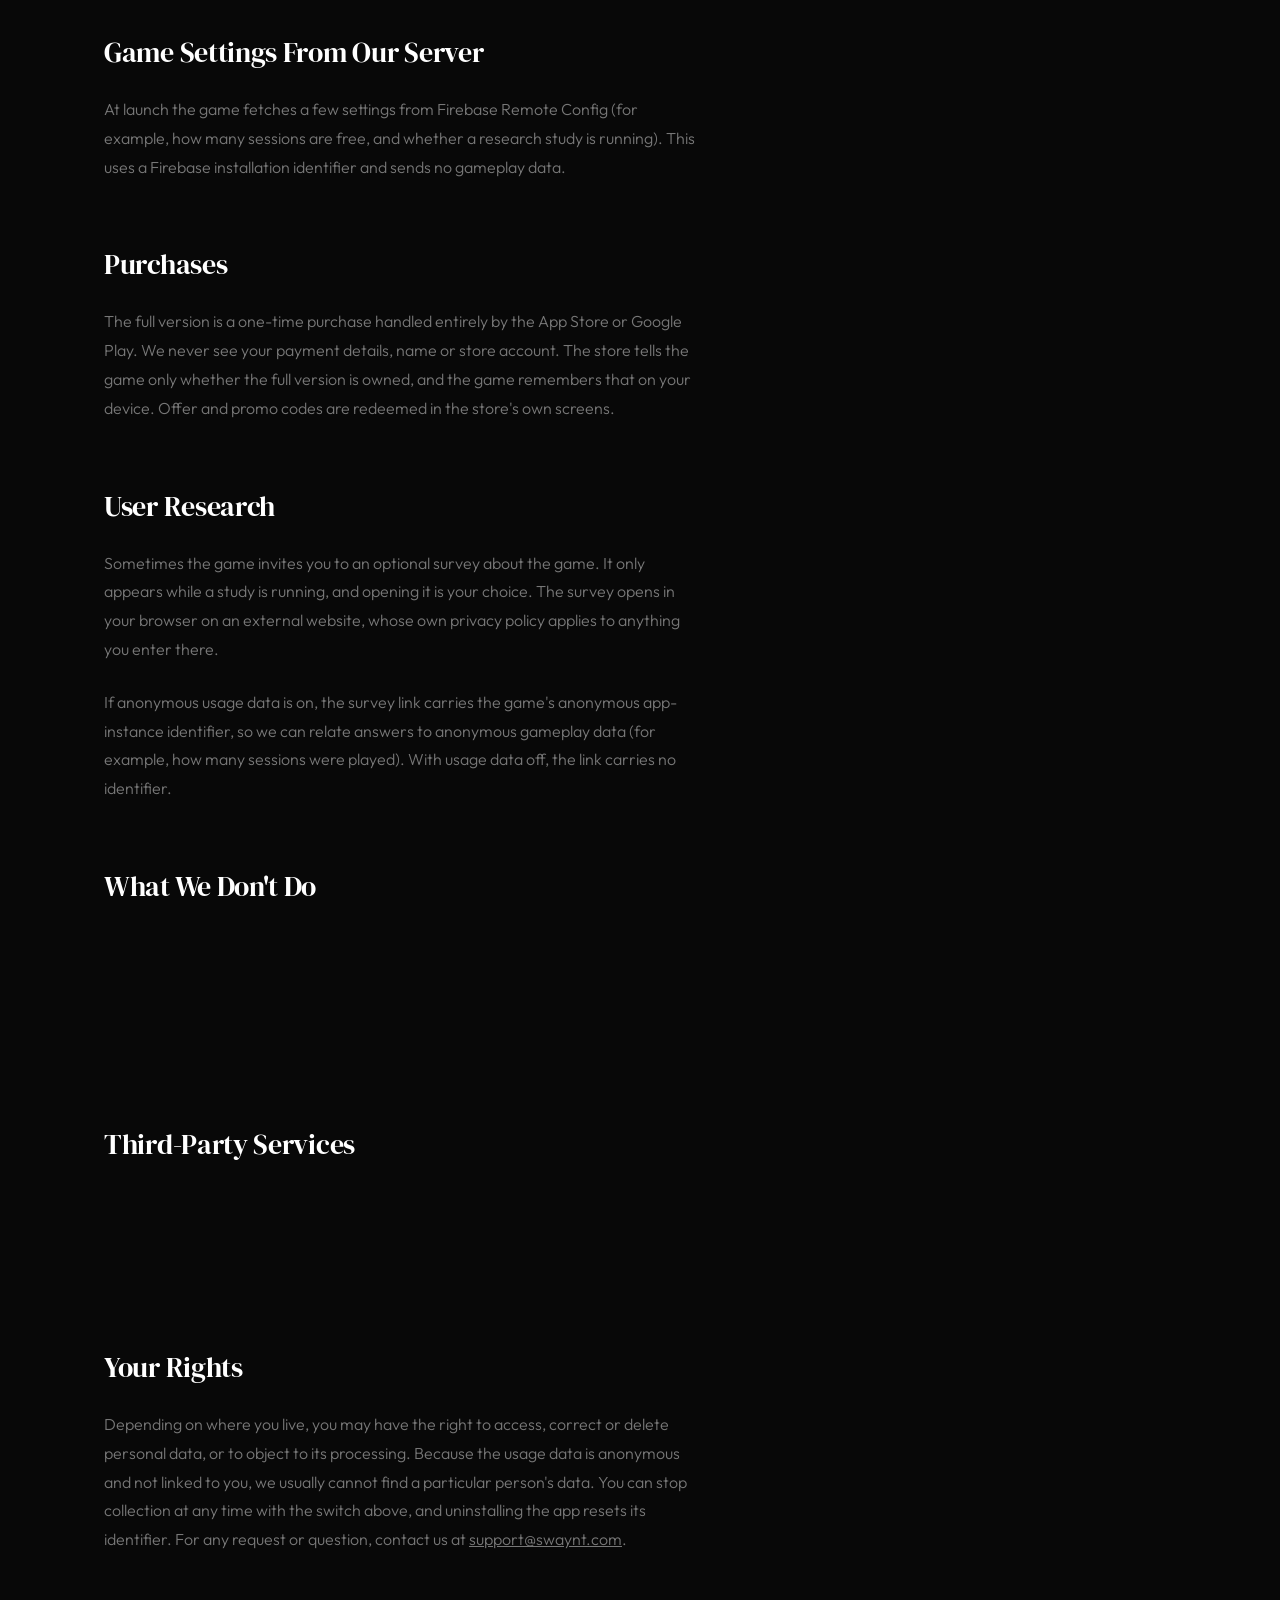
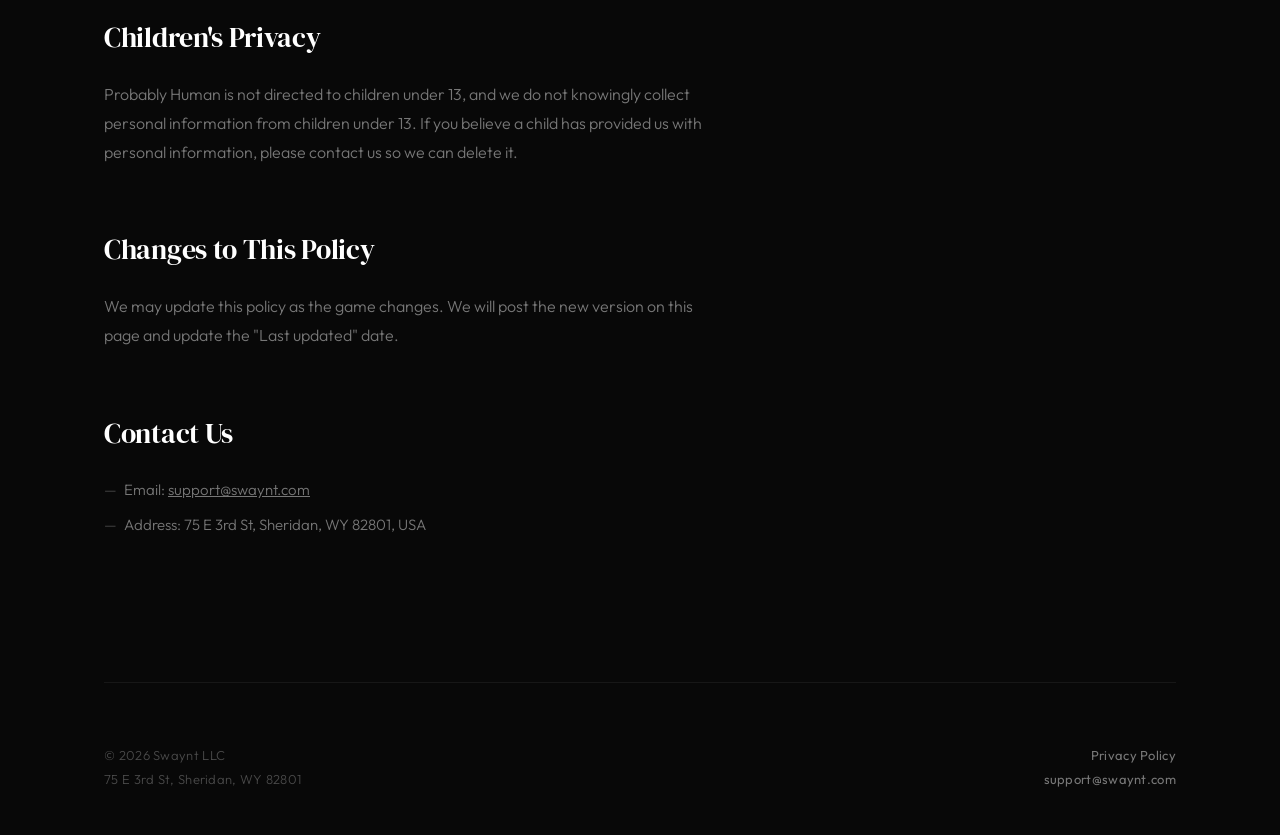
<file: privacy/probably-human/index.html>
<!DOCTYPE html>
<html lang="en">
<head>
  <meta charset="UTF-8">
  <meta name="viewport" content="width=device-width, initial-scale=1.0">
  <title>Probably Human Privacy Policy — Swaynt</title>
  <meta name="description" content="Privacy Policy for Probably Human, a game by Swaynt LLC for iOS and Android.">
  <meta property="og:title" content="Probably Human Privacy Policy — Swaynt">
  <meta property="og:description" content="Privacy Policy for Probably Human.">
  <meta property="og:type" content="website">
  <meta property="og:url" content="https://swaynt.com/privacy/probably-human">
  <link rel="icon" href="data:image/svg+xml,<svg xmlns='http://www.w3.org/2000/svg' viewBox='0 0 100 100'><circle cx='50' cy='50' r='50' fill='%230a0a0a'/><text x='50' y='68' font-family='Georgia,serif' font-size='52' font-weight='bold' fill='white' text-anchor='middle'>S</text></svg>">
  <link rel="preconnect" href="https://fonts.googleapis.com">
  <link rel="preconnect" href="https://fonts.gstatic.com" crossorigin>
  <link href="https://fonts.googleapis.com/css2?family=DM+Serif+Display&family=Outfit:wght@300;400;500;600&display=swap" rel="stylesheet">
  <link rel="stylesheet" href="../../styles.css">
</head>
<body>

  <div class="container">
    <nav>
      <a href="/" class="logo">Swaynt</a>
      <div class="nav-links">
        <a href="/about" class="nav-link">About</a>
        <a href="/services" class="nav-link">Services</a>
        <a href="/contact" class="nav-link">Contact</a>
      </div>
    </nav>
  </div>

  <div class="container">
    <section class="page-header">
      <h1 class="animate-up">Probably Human Privacy Policy</h1>
      <p class="animate-up">Last updated: November 17, 2026</p>
    </section>
  </div>

  <div class="container">
    <div class="divider"></div>
  </div>

  <div class="container">
    <section class="page-content">

      <h2>Introduction</h2>
      <p>Probably Human is a game for iOS and Android made by Swaynt LLC ("we," "our," or "us"). This policy explains what the game collects, why, and what you can do about it. Our general <a href="/privacy" style="color: var(--muted);">Privacy Policy</a> covers our website; for the game, this page applies.</p>
      <p>In short: there is no account, your game stays on your device, the game shows no ads and does not track you across other apps, and the anonymous usage data it shares can be switched off in the game.</p>

      <h2>No Account, Progress on Your Device</h2>
      <p>The game has no sign-in. Your file (answers, results, settings) is saved only on your device. We never receive it. Deleting the app, or burning the file in the game, deletes it.</p>

      <h2>Anonymous Usage Data</h2>
      <p>To learn how the game is played and where it can be better, the game sends anonymous usage data through Google Analytics for Firebase:</p>
      <ul>
        <li>Gameplay events: a session started or ended, how many items it lasted, how it ended, awards earned, the first card turned over, the Subject file opened</li>
        <li>Purchase steps: the purchase screen shown, a purchase started, completed, cancelled or restored, and the price shown (never payment details)</li>
        <li>Whether you were shown or opened the research invite (below)</li>
        <li>A random app-instance identifier created on install, plus device model, operating system and app version, language, and approximate region (country or city, derived from your IP address, which is not stored)</li>
      </ul>
      <p>This data is not linked to your name, email or any account, contains nothing you write, and is not used for advertising or tracking. The game does not use the advertising identifier on either platform and does not ask for permission to track you.</p>
      <p><strong>Turning it off:</strong> open the Subject file, go to Record, and untick "Share anonymous usage data". The game then sends no further usage data. Usage data is kept for no longer than 14 months.</p>

      <h2>Game Settings From Our Server</h2>
      <p>At launch the game fetches a few settings from Firebase Remote Config (for example, how many sessions are free, and whether a research study is running). This uses a Firebase installation identifier and sends no gameplay data.</p>

      <h2>Purchases</h2>
      <p>The full version is a one-time purchase handled entirely by the App Store or Google Play. We never see your payment details, name or store account. The store tells the game only whether the full version is owned, and the game remembers that on your device. Offer and promo codes are redeemed in the store's own screens.</p>

      <h2>User Research</h2>
      <p>Sometimes the game invites you to an optional survey about the game. It only appears while a study is running, and opening it is your choice. The survey opens in your browser on an external website, whose own privacy policy applies to anything you enter there.</p>
      <p>If anonymous usage data is on, the survey link carries the game's anonymous app-instance identifier, so we can relate answers to anonymous gameplay data (for example, how many sessions were played). With usage data off, the link carries no identifier.</p>

      <h2>What We Don't Do</h2>
      <ul>
        <li>No ads and no advertising identifiers</li>
        <li>No tracking across other companies' apps or websites</li>
        <li>No selling or sharing of data for advertising</li>
        <li>No access to your contacts, photos, location, camera or microphone</li>
      </ul>

      <h2>Third-Party Services</h2>
      <ul>
        <li><strong>Google Analytics for Firebase and Firebase Remote Config</strong> — anonymous usage data and game settings. <a href="https://firebase.google.com/support/privacy" style="color: var(--muted);">Firebase Privacy</a></li>
        <li><strong>Apple App Store</strong> — purchases on iOS. <a href="https://www.apple.com/legal/privacy/" style="color: var(--muted);">Apple Privacy Policy</a></li>
        <li><strong>Google Play</strong> — purchases on Android. <a href="https://policies.google.com/privacy" style="color: var(--muted);">Google Privacy Policy</a></li>
      </ul>

      <h2>Your Rights</h2>
      <p>Depending on where you live, you may have the right to access, correct or delete personal data, or to object to its processing. Because the usage data is anonymous and not linked to you, we usually cannot find a particular person's data. You can stop collection at any time with the switch above, and uninstalling the app resets its identifier. For any request or question, contact us at <a href="#" onclick="return false;" style="color: var(--muted);"><span id="e-privacy"></span></a>.</p>

      <h2>Children's Privacy</h2>
      <p>Probably Human is not directed to children under 13, and we do not knowingly collect personal information from children under 13. If you believe a child has provided us with personal information, please contact us so we can delete it.</p>

      <h2>Changes to This Policy</h2>
      <p>We may update this policy as the game changes. We will post the new version on this page and update the "Last updated" date.</p>

      <h2>Contact Us</h2>
      <ul>
        <li>Email: <a href="#" onclick="return false;" style="color: var(--muted);"><span id="e-contact"></span></a></li>
        <li>Address: 75 E 3rd St, Sheridan, WY 82801, USA</li>
      </ul>

    </section>
  </div>

  <div class="container">
    <div class="divider"></div>
  </div>

  <div class="container">
    <footer>
      <div class="footer-left">
        <div class="footer-copy">&copy; 2026 Swaynt LLC</div>
        <div class="footer-address">75 E 3rd St, Sheridan, WY 82801</div>
      </div>
      <div class="footer-right">
        <a href="/privacy" class="footer-link">Privacy Policy</a>
        <a href="#" class="footer-link" onclick="return false;"><span id="e"></span></a>
      </div>
    </footer>
  </div>

  <script>
    (function(){
      var p=['s','u','p','p','o','r','t'];
      var d=String.fromCharCode(64);
      var h=['s','w','a','y','n','t'];
      var t=['.','c','o','m'];
      var r=p.join('')+d+h.join('')+t.join('');

      ['e', 'e-privacy', 'e-contact'].forEach(function(id) {
        var el = document.getElementById(id);
        if (el) {
          el.textContent = r;
          if (el.parentElement.tagName === 'A') {
            el.parentElement.href = 'mai' + 'lto:' + r;
            el.parentElement.onclick = null;
          }
        }
      });
    })();
  </script>

</body>
</html>
</file>
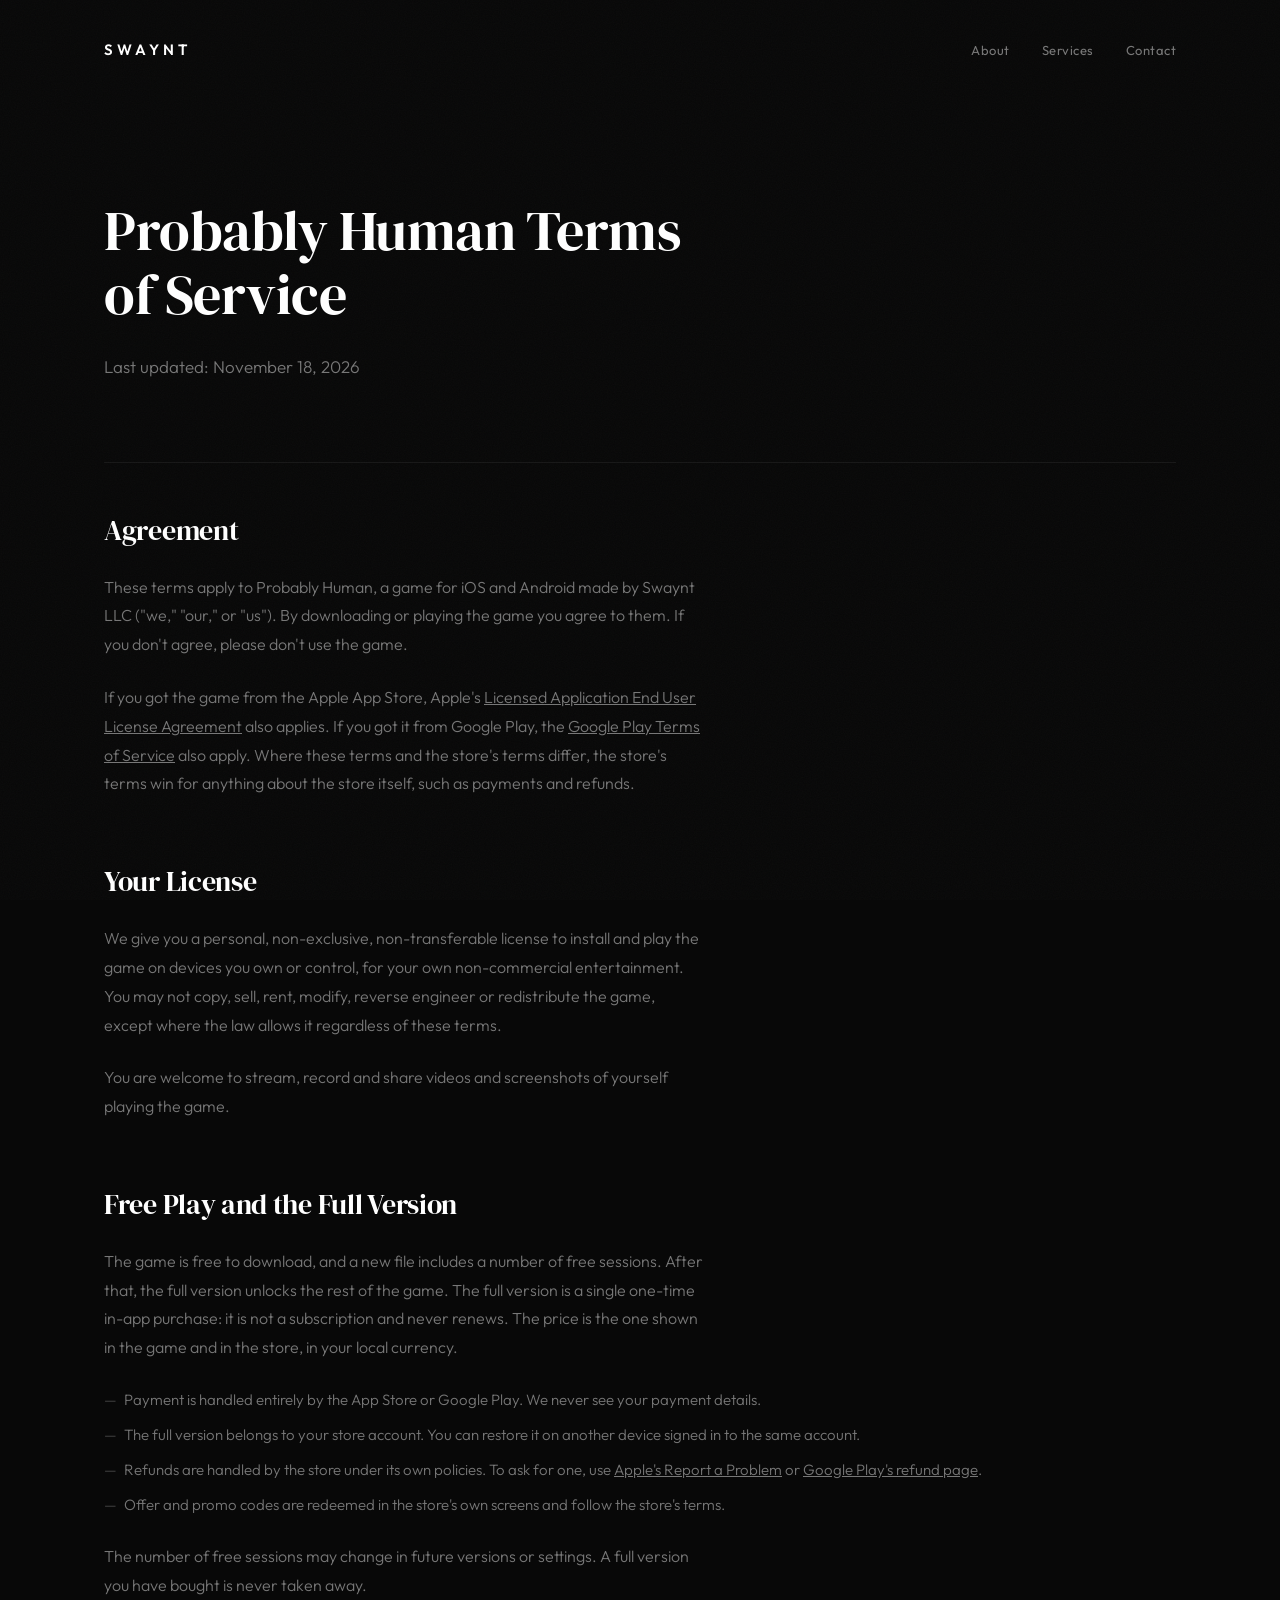
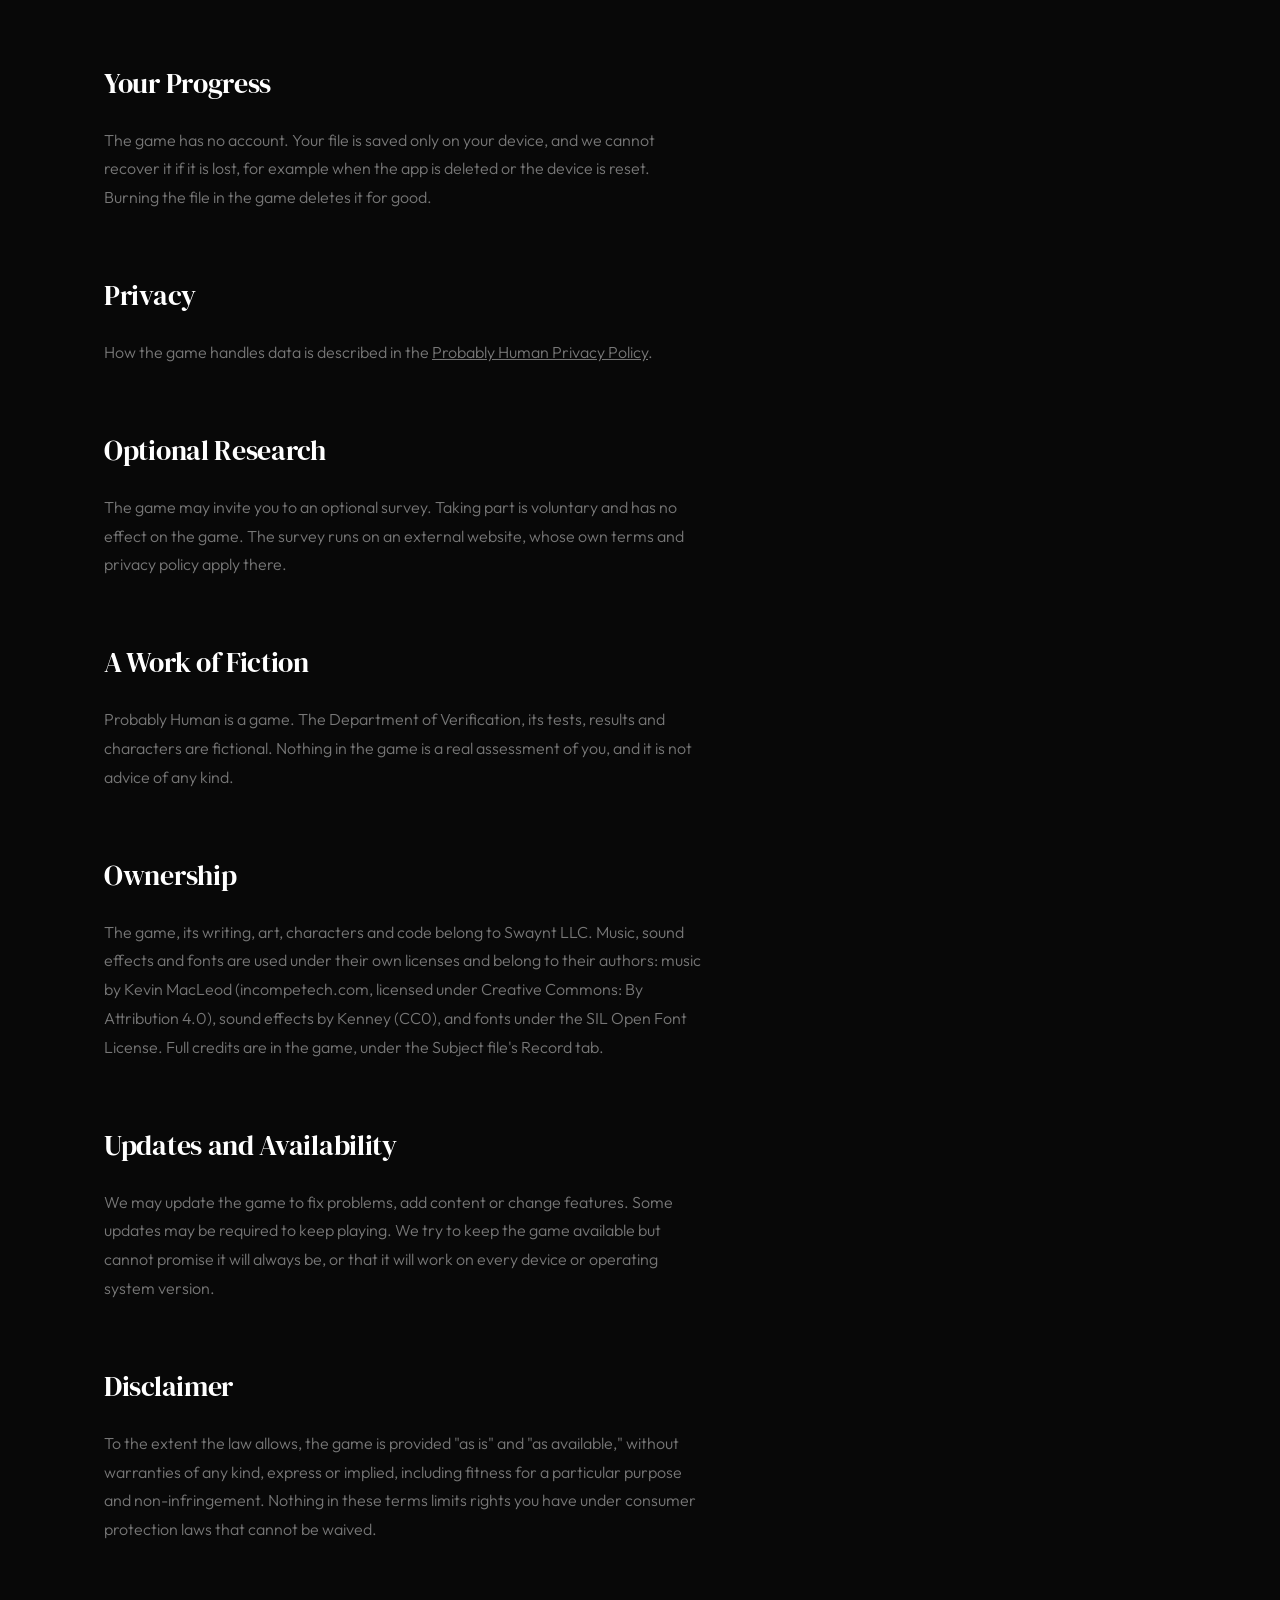
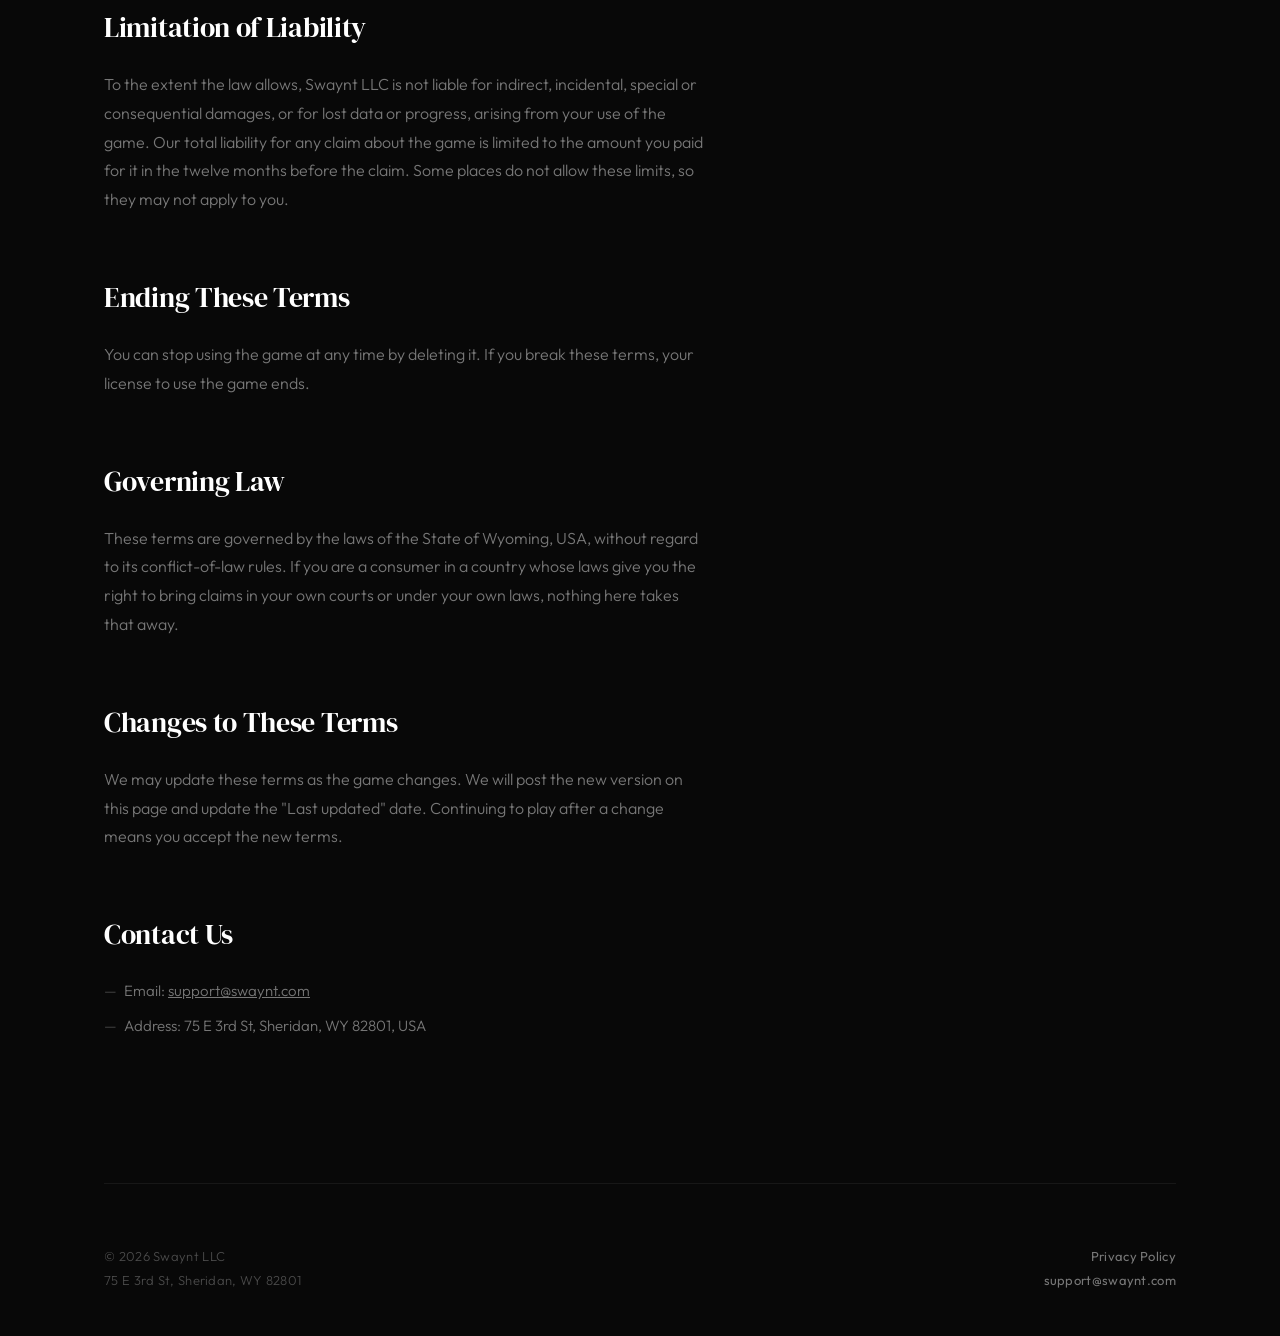
<file: terms/probably-human/index.html>
<!DOCTYPE html>
<html lang="en">
<head>
  <meta charset="UTF-8">
  <meta name="viewport" content="width=device-width, initial-scale=1.0">
  <title>Probably Human Terms of Service — Swaynt</title>
  <meta name="description" content="Terms of Service for Probably Human, a game by Swaynt LLC for iOS and Android.">
  <meta property="og:title" content="Probably Human Terms of Service — Swaynt">
  <meta property="og:description" content="Terms of Service for Probably Human.">
  <meta property="og:type" content="website">
  <meta property="og:url" content="https://swaynt.com/terms/probably-human">
  <link rel="icon" href="data:image/svg+xml,<svg xmlns='http://www.w3.org/2000/svg' viewBox='0 0 100 100'><circle cx='50' cy='50' r='50' fill='%230a0a0a'/><text x='50' y='68' font-family='Georgia,serif' font-size='52' font-weight='bold' fill='white' text-anchor='middle'>S</text></svg>">
  <link rel="preconnect" href="https://fonts.googleapis.com">
  <link rel="preconnect" href="https://fonts.gstatic.com" crossorigin>
  <link href="https://fonts.googleapis.com/css2?family=DM+Serif+Display&family=Outfit:wght@300;400;500;600&display=swap" rel="stylesheet">
  <link rel="stylesheet" href="../../styles.css">
</head>
<body>

  <div class="container">
    <nav>
      <a href="/" class="logo">Swaynt</a>
      <div class="nav-links">
        <a href="/about" class="nav-link">About</a>
        <a href="/services" class="nav-link">Services</a>
        <a href="/contact" class="nav-link">Contact</a>
      </div>
    </nav>
  </div>

  <div class="container">
    <section class="page-header">
      <h1 class="animate-up">Probably Human Terms of Service</h1>
      <p class="animate-up">Last updated: November 18, 2026</p>
    </section>
  </div>

  <div class="container">
    <div class="divider"></div>
  </div>

  <div class="container">
    <section class="page-content">

      <h2>Agreement</h2>
      <p>These terms apply to Probably Human, a game for iOS and Android made by Swaynt LLC ("we," "our," or "us"). By downloading or playing the game you agree to them. If you don't agree, please don't use the game.</p>
      <p>If you got the game from the Apple App Store, Apple's <a href="https://www.apple.com/legal/internet-services/itunes/dev/stdeula/" style="color: var(--muted);">Licensed Application End User License Agreement</a> also applies. If you got it from Google Play, the <a href="https://play.google/terms/" style="color: var(--muted);">Google Play Terms of Service</a> also apply. Where these terms and the store's terms differ, the store's terms win for anything about the store itself, such as payments and refunds.</p>

      <h2>Your License</h2>
      <p>We give you a personal, non-exclusive, non-transferable license to install and play the game on devices you own or control, for your own non-commercial entertainment. You may not copy, sell, rent, modify, reverse engineer or redistribute the game, except where the law allows it regardless of these terms.</p>
      <p>You are welcome to stream, record and share videos and screenshots of yourself playing the game.</p>

      <h2>Free Play and the Full Version</h2>
      <p>The game is free to download, and a new file includes a number of free sessions. After that, the full version unlocks the rest of the game. The full version is a single one-time in-app purchase: it is not a subscription and never renews. The price is the one shown in the game and in the store, in your local currency.</p>
      <ul>
        <li>Payment is handled entirely by the App Store or Google Play. We never see your payment details.</li>
        <li>The full version belongs to your store account. You can restore it on another device signed in to the same account.</li>
        <li>Refunds are handled by the store under its own policies. To ask for one, use <a href="https://reportaproblem.apple.com/" style="color: var(--muted);">Apple's Report a Problem</a> or <a href="https://support.google.com/googleplay/answer/2479637" style="color: var(--muted);">Google Play's refund page</a>.</li>
        <li>Offer and promo codes are redeemed in the store's own screens and follow the store's terms.</li>
      </ul>
      <p>The number of free sessions may change in future versions or settings. A full version you have bought is never taken away.</p>

      <h2>Your Progress</h2>
      <p>The game has no account. Your file is saved only on your device, and we cannot recover it if it is lost, for example when the app is deleted or the device is reset. Burning the file in the game deletes it for good.</p>

      <h2>Privacy</h2>
      <p>How the game handles data is described in the <a href="/privacy/probably-human" style="color: var(--muted);">Probably Human Privacy Policy</a>.</p>

      <h2>Optional Research</h2>
      <p>The game may invite you to an optional survey. Taking part is voluntary and has no effect on the game. The survey runs on an external website, whose own terms and privacy policy apply there.</p>

      <h2>A Work of Fiction</h2>
      <p>Probably Human is a game. The Department of Verification, its tests, results and characters are fictional. Nothing in the game is a real assessment of you, and it is not advice of any kind.</p>

      <h2>Ownership</h2>
      <p>The game, its writing, art, characters and code belong to Swaynt LLC. Music, sound effects and fonts are used under their own licenses and belong to their authors: music by Kevin MacLeod (incompetech.com, licensed under Creative Commons: By Attribution 4.0), sound effects by Kenney (CC0), and fonts under the SIL Open Font License. Full credits are in the game, under the Subject file's Record tab.</p>

      <h2>Updates and Availability</h2>
      <p>We may update the game to fix problems, add content or change features. Some updates may be required to keep playing. We try to keep the game available but cannot promise it will always be, or that it will work on every device or operating system version.</p>

      <h2>Disclaimer</h2>
      <p>To the extent the law allows, the game is provided "as is" and "as available," without warranties of any kind, express or implied, including fitness for a particular purpose and non-infringement. Nothing in these terms limits rights you have under consumer protection laws that cannot be waived.</p>

      <h2>Limitation of Liability</h2>
      <p>To the extent the law allows, Swaynt LLC is not liable for indirect, incidental, special or consequential damages, or for lost data or progress, arising from your use of the game. Our total liability for any claim about the game is limited to the amount you paid for it in the twelve months before the claim. Some places do not allow these limits, so they may not apply to you.</p>

      <h2>Ending These Terms</h2>
      <p>You can stop using the game at any time by deleting it. If you break these terms, your license to use the game ends.</p>

      <h2>Governing Law</h2>
      <p>These terms are governed by the laws of the State of Wyoming, USA, without regard to its conflict-of-law rules. If you are a consumer in a country whose laws give you the right to bring claims in your own courts or under your own laws, nothing here takes that away.</p>

      <h2>Changes to These Terms</h2>
      <p>We may update these terms as the game changes. We will post the new version on this page and update the "Last updated" date. Continuing to play after a change means you accept the new terms.</p>

      <h2>Contact Us</h2>
      <ul>
        <li>Email: <a href="#" onclick="return false;" style="color: var(--muted);"><span id="e-contact"></span></a></li>
        <li>Address: 75 E 3rd St, Sheridan, WY 82801, USA</li>
      </ul>

    </section>
  </div>

  <div class="container">
    <div class="divider"></div>
  </div>

  <div class="container">
    <footer>
      <div class="footer-left">
        <div class="footer-copy">&copy; 2026 Swaynt LLC</div>
        <div class="footer-address">75 E 3rd St, Sheridan, WY 82801</div>
      </div>
      <div class="footer-right">
        <a href="/privacy" class="footer-link">Privacy Policy</a>
        <a href="#" class="footer-link" onclick="return false;"><span id="e"></span></a>
      </div>
    </footer>
  </div>

  <script>
    (function(){
      var p=['s','u','p','p','o','r','t'];
      var d=String.fromCharCode(64);
      var h=['s','w','a','y','n','t'];
      var t=['.','c','o','m'];
      var r=p.join('')+d+h.join('')+t.join('');

      ['e', 'e-contact'].forEach(function(id) {
        var el = document.getElementById(id);
        if (el) {
          el.textContent = r;
          if (el.parentElement.tagName === 'A') {
            el.parentElement.href = 'mai' + 'lto:' + r;
            el.parentElement.onclick = null;
          }
        }
      });
    })();
  </script>

</body>
</html>
</file>
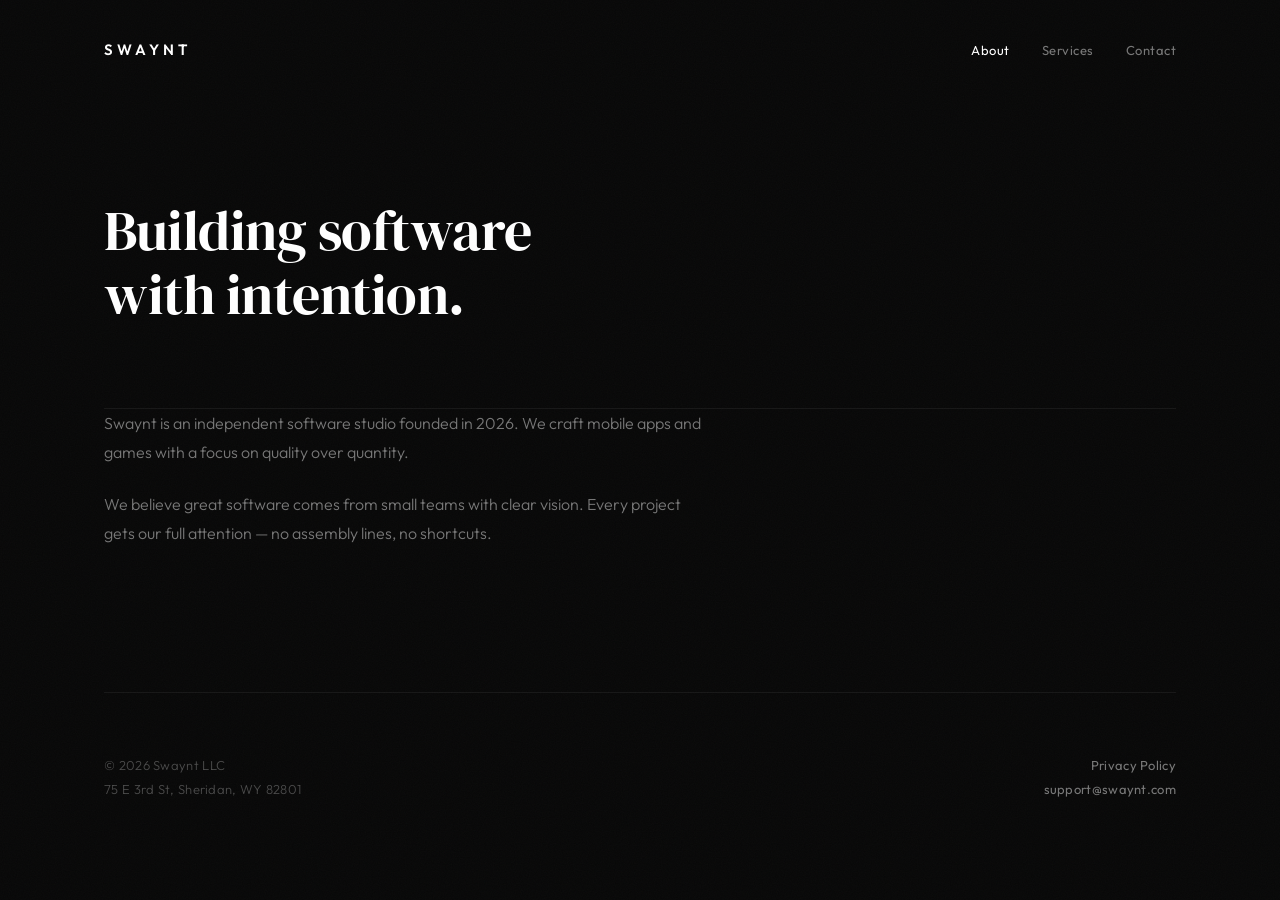
<file: about.html>
<!DOCTYPE html>
<html lang="en">
<head>
  <meta charset="UTF-8">
  <meta name="viewport" content="width=device-width, initial-scale=1.0">
  <title>About — Swaynt</title>
  <meta name="description" content="Swaynt is an independent software studio founded in 2026. We craft mobile apps and games with a focus on quality over quantity.">
  <meta property="og:title" content="About — Swaynt">
  <meta property="og:description" content="An independent software studio focused on craft.">
  <meta property="og:type" content="website">
  <meta property="og:url" content="https://swaynt.com/about">
  <link rel="icon" href="data:image/svg+xml,<svg xmlns='http://www.w3.org/2000/svg' viewBox='0 0 100 100'><circle cx='50' cy='50' r='50' fill='%230a0a0a'/><text x='50' y='68' font-family='Georgia,serif' font-size='52' font-weight='bold' fill='white' text-anchor='middle'>S</text></svg>">
  <link rel="preconnect" href="https://fonts.googleapis.com">
  <link rel="preconnect" href="https://fonts.gstatic.com" crossorigin>
  <link href="https://fonts.googleapis.com/css2?family=DM+Serif+Display&family=Outfit:wght@300;400;500;600&display=swap" rel="stylesheet">
  <link rel="stylesheet" href="styles.css">
</head>
<body>

  <div class="container">
    <nav>
      <a href="index.html" class="logo">Swaynt</a>
      <div class="nav-links">
        <a href="about.html" class="nav-link active">About</a>
        <a href="services.html" class="nav-link">Services</a>
        <a href="contact.html" class="nav-link">Contact</a>
      </div>
    </nav>
  </div>

  <div class="container">
    <section class="page-header">
      <h1 class="animate-up">Building software<br>with intention.</h1>
    </section>
  </div>

  <div class="container">
    <div class="divider"></div>
  </div>

  <div class="container">
    <section class="page-content">
      <p class="animate-up" style="animation-delay: 0.3s;">Swaynt is an independent software studio founded in 2026. We craft mobile apps and games with a focus on quality over quantity.</p>
      <p class="animate-up" style="animation-delay: 0.45s;">We believe great software comes from small teams with clear vision. Every project gets our full attention — no assembly lines, no shortcuts.</p>
    </section>
  </div>

  <div class="container">
    <div class="divider"></div>
  </div>

  <div class="container">
    <footer>
      <div class="footer-left">
        <div class="footer-copy">&copy; 2026 Swaynt LLC</div>
        <div class="footer-address">75 E 3rd St, Sheridan, WY 82801</div>
      </div>
      <div class="footer-right">
        <a href="privacy.html" class="footer-link">Privacy Policy</a>
        <a href="#" class="footer-link" onclick="return false;"><span id="e"></span></a>
      </div>
    </footer>
  </div>

  <script>
    (function(){
      var p=['s','u','p','p','o','r','t'];
      var d=String.fromCharCode(64);
      var h=['s','w','a','y','n','t'];
      var t=['.','c','o','m'];
      var r=p.join('')+d+h.join('')+t.join('');
      var el=document.getElementById('e');
      el.textContent=r;
      el.parentElement.href='mai'+'lto:'+r;
      el.parentElement.onclick=null;
    })();
  </script>

</body>
</html>
</file>
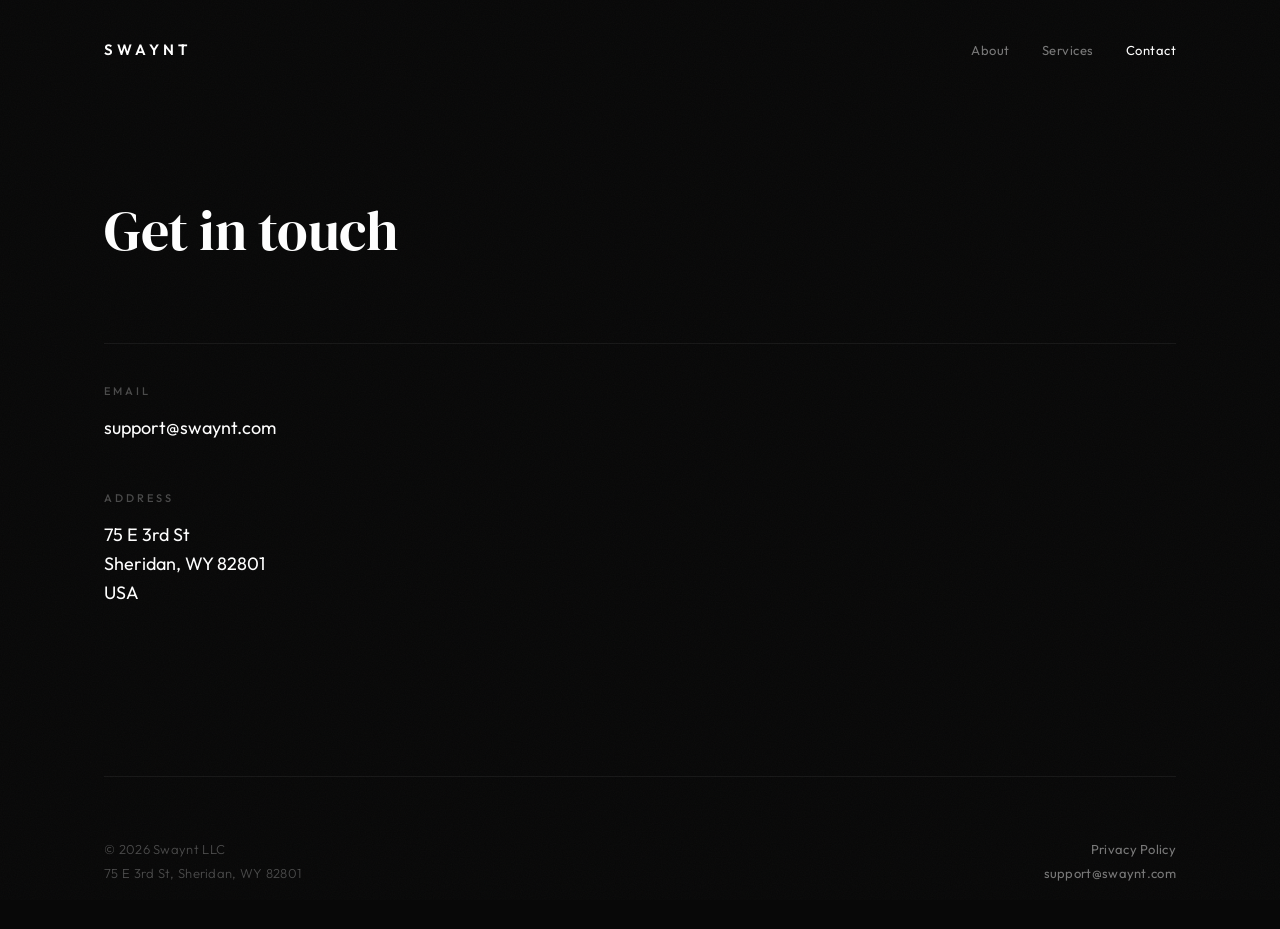
<file: contact.html>
<!DOCTYPE html>
<html lang="en">
<head>
  <meta charset="UTF-8">
  <meta name="viewport" content="width=device-width, initial-scale=1.0">
  <title>Contact — Swaynt</title>
  <meta name="description" content="Get in touch with Swaynt. Email us at support@swaynt.com.">
  <meta property="og:title" content="Contact — Swaynt">
  <meta property="og:description" content="Get in touch with Swaynt.">
  <meta property="og:type" content="website">
  <meta property="og:url" content="https://swaynt.com/contact">
  <link rel="icon" href="data:image/svg+xml,<svg xmlns='http://www.w3.org/2000/svg' viewBox='0 0 100 100'><circle cx='50' cy='50' r='50' fill='%230a0a0a'/><text x='50' y='68' font-family='Georgia,serif' font-size='52' font-weight='bold' fill='white' text-anchor='middle'>S</text></svg>">
  <link rel="preconnect" href="https://fonts.googleapis.com">
  <link rel="preconnect" href="https://fonts.gstatic.com" crossorigin>
  <link href="https://fonts.googleapis.com/css2?family=DM+Serif+Display&family=Outfit:wght@300;400;500;600&display=swap" rel="stylesheet">
  <link rel="stylesheet" href="styles.css">
</head>
<body>

  <div class="container">
    <nav>
      <a href="index.html" class="logo">Swaynt</a>
      <div class="nav-links">
        <a href="about.html" class="nav-link">About</a>
        <a href="services.html" class="nav-link">Services</a>
        <a href="contact.html" class="nav-link active">Contact</a>
      </div>
    </nav>
  </div>

  <div class="container">
    <section class="page-header">
      <h1 class="animate-up">Get in touch</h1>
    </section>
  </div>

  <div class="container">
    <div class="divider"></div>
  </div>

  <div class="container">
    <section class="contact-info page-content">
      <div class="contact-block animate-up" style="animation-delay: 0.3s;">
        <div class="contact-label">Email</div>
        <div class="contact-value">
          <a href="#" onclick="return false;"><span id="e"></span></a>
        </div>
      </div>

      <div class="contact-block animate-up" style="animation-delay: 0.45s;">
        <div class="contact-label">Address</div>
        <div class="contact-value">
          75 E 3rd St<br>
          Sheridan, WY 82801<br>
          USA
        </div>
      </div>
    </section>
  </div>

  <div class="container">
    <div class="divider"></div>
  </div>

  <div class="container">
    <footer>
      <div class="footer-left">
        <div class="footer-copy">&copy; 2026 Swaynt LLC</div>
        <div class="footer-address">75 E 3rd St, Sheridan, WY 82801</div>
      </div>
      <div class="footer-right">
        <a href="privacy.html" class="footer-link">Privacy Policy</a>
        <a href="#" class="footer-link" onclick="return false;"><span id="e2"></span></a>
      </div>
    </footer>
  </div>

  <script>
    (function(){
      var p=['s','u','p','p','o','r','t'];
      var d=String.fromCharCode(64);
      var h=['s','w','a','y','n','t'];
      var t=['.','c','o','m'];
      var r=p.join('')+d+h.join('')+t.join('');

      var el=document.getElementById('e');
      el.textContent=r;
      el.parentElement.href='mai'+'lto:'+r;
      el.parentElement.onclick=null;

      var el2=document.getElementById('e2');
      if(el2){
        el2.textContent=r;
        el2.parentElement.href='mai'+'lto:'+r;
        el2.parentElement.onclick=null;
      }
    })();
  </script>

</body>
</html>
</file>
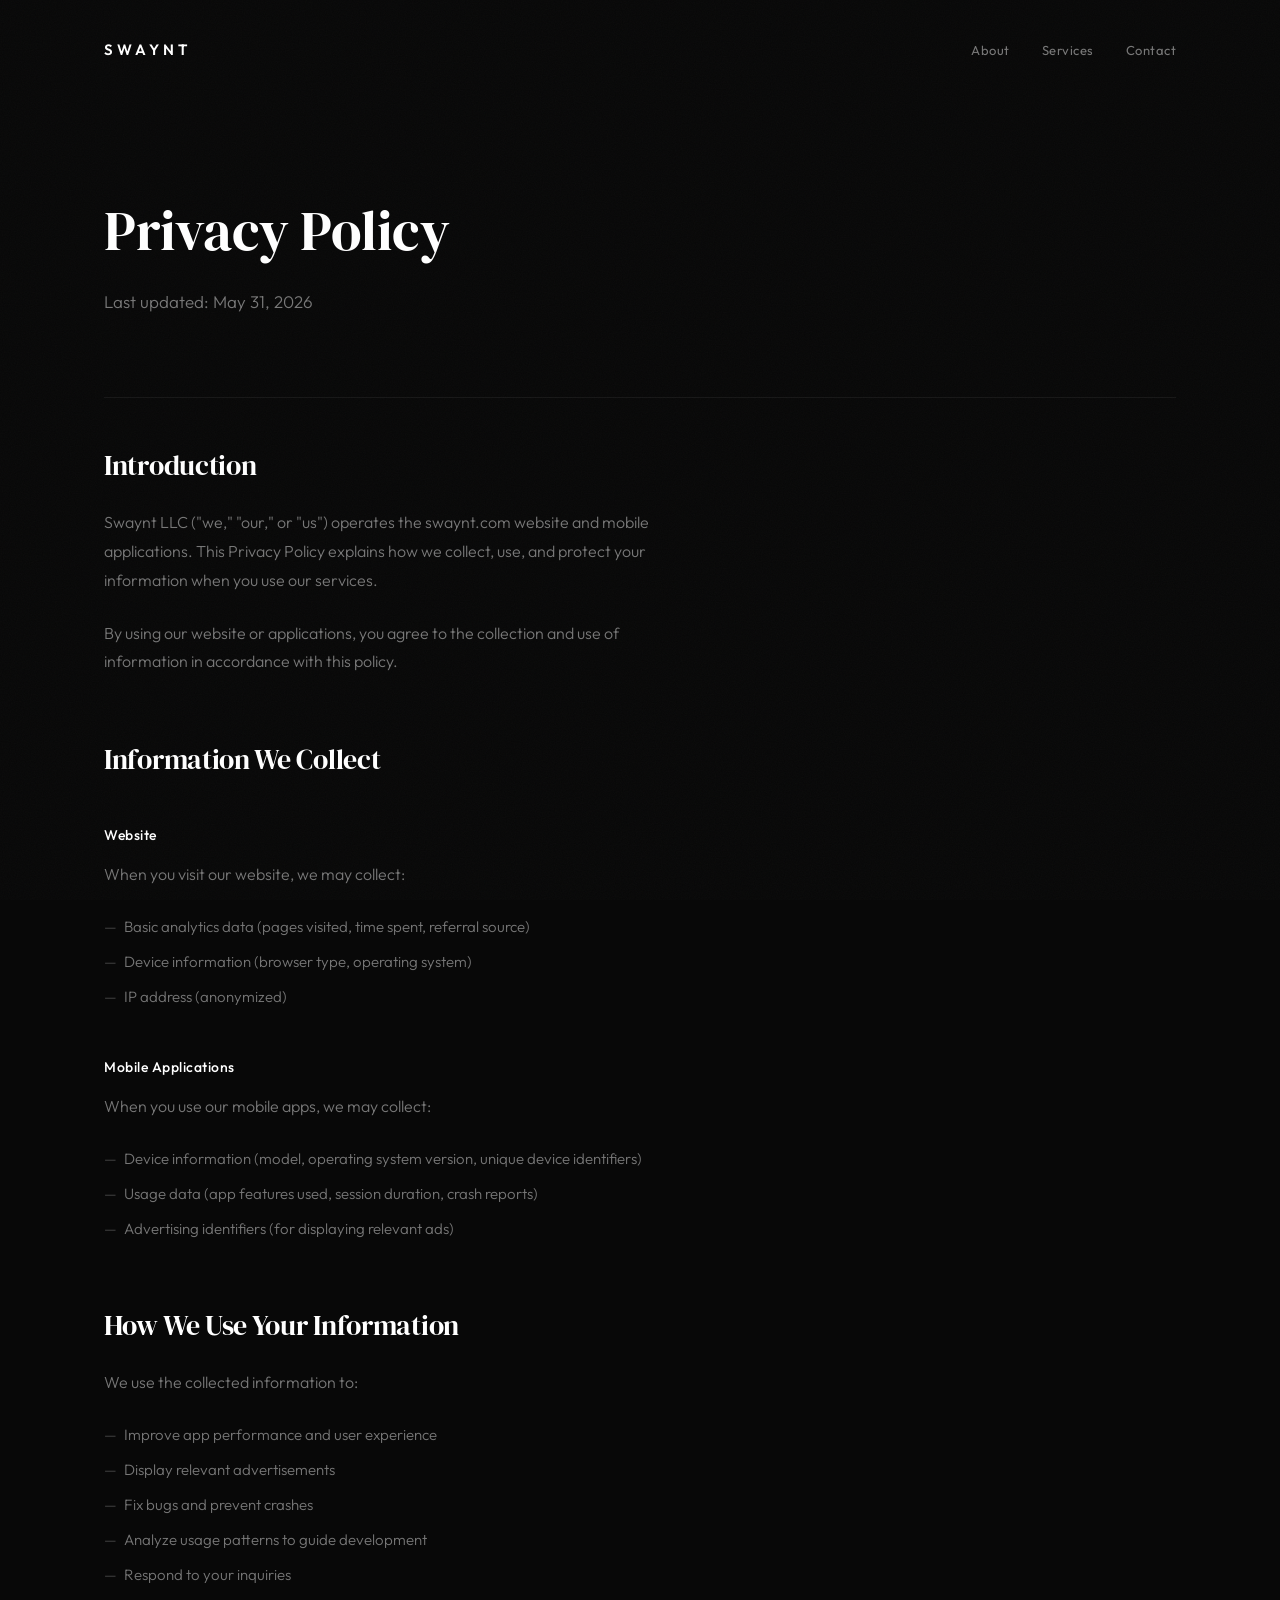
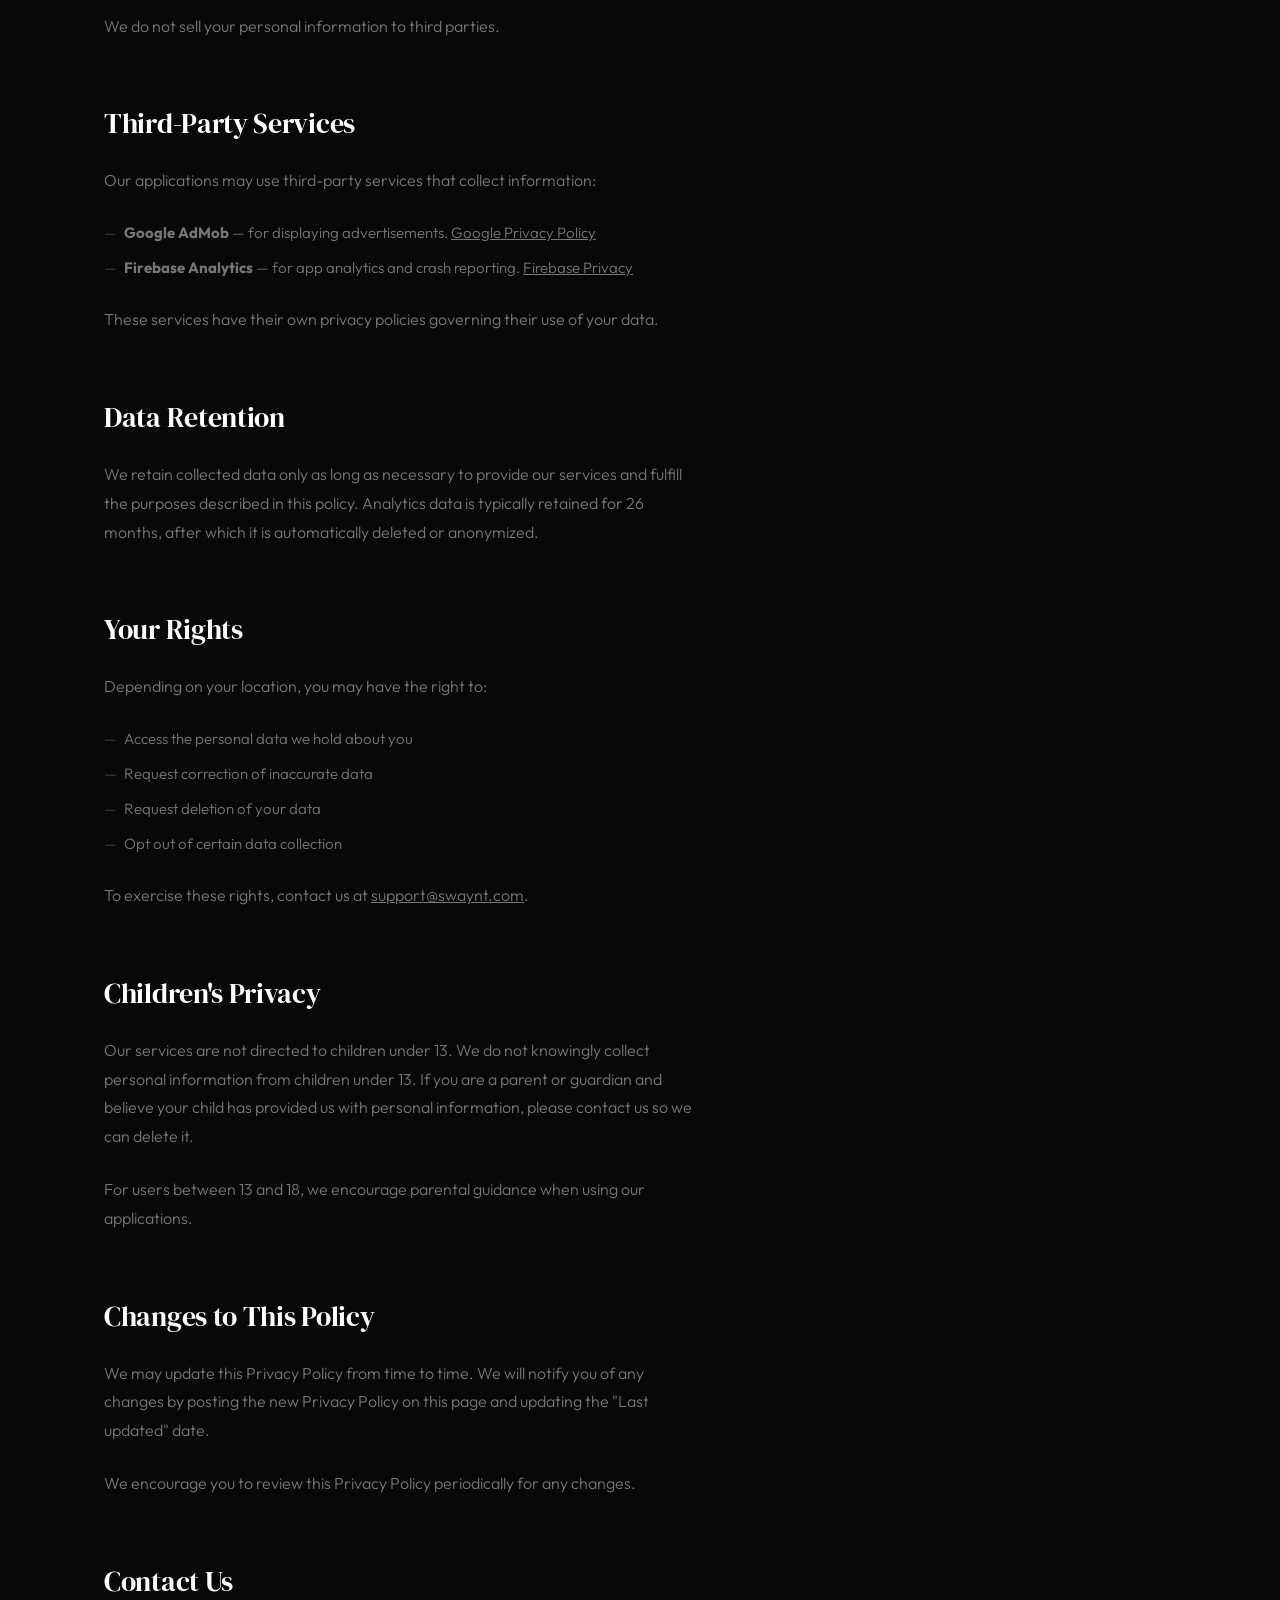
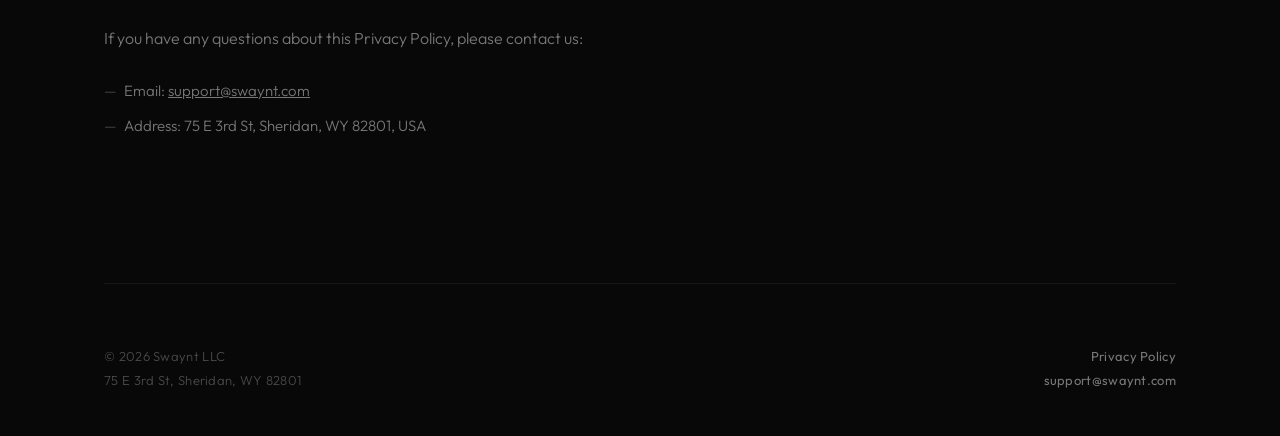
<file: privacy.html>
<!DOCTYPE html>
<html lang="en">
<head>
  <meta charset="UTF-8">
  <meta name="viewport" content="width=device-width, initial-scale=1.0">
  <title>Privacy Policy — Swaynt</title>
  <meta name="description" content="Privacy Policy for Swaynt LLC website and mobile applications.">
  <meta property="og:title" content="Privacy Policy — Swaynt">
  <meta property="og:description" content="Privacy Policy for Swaynt LLC.">
  <meta property="og:type" content="website">
  <meta property="og:url" content="https://swaynt.com/privacy">
  <link rel="icon" href="data:image/svg+xml,<svg xmlns='http://www.w3.org/2000/svg' viewBox='0 0 100 100'><circle cx='50' cy='50' r='50' fill='%230a0a0a'/><text x='50' y='68' font-family='Georgia,serif' font-size='52' font-weight='bold' fill='white' text-anchor='middle'>S</text></svg>">
  <link rel="preconnect" href="https://fonts.googleapis.com">
  <link rel="preconnect" href="https://fonts.gstatic.com" crossorigin>
  <link href="https://fonts.googleapis.com/css2?family=DM+Serif+Display&family=Outfit:wght@300;400;500;600&display=swap" rel="stylesheet">
  <link rel="stylesheet" href="styles.css">
</head>
<body>

  <div class="container">
    <nav>
      <a href="index.html" class="logo">Swaynt</a>
      <div class="nav-links">
        <a href="about.html" class="nav-link">About</a>
        <a href="services.html" class="nav-link">Services</a>
        <a href="contact.html" class="nav-link">Contact</a>
      </div>
    </nav>
  </div>

  <div class="container">
    <section class="page-header">
      <h1 class="animate-up">Privacy Policy</h1>
      <p class="animate-up">Last updated: May 31, 2026</p>
    </section>
  </div>

  <div class="container">
    <div class="divider"></div>
  </div>

  <div class="container">
    <section class="page-content">

      <h2>Introduction</h2>
      <p>Swaynt LLC ("we," "our," or "us") operates the swaynt.com website and mobile applications. This Privacy Policy explains how we collect, use, and protect your information when you use our services.</p>
      <p>By using our website or applications, you agree to the collection and use of information in accordance with this policy.</p>

      <h2>Information We Collect</h2>

      <h3>Website</h3>
      <p>When you visit our website, we may collect:</p>
      <ul>
        <li>Basic analytics data (pages visited, time spent, referral source)</li>
        <li>Device information (browser type, operating system)</li>
        <li>IP address (anonymized)</li>
      </ul>

      <h3>Mobile Applications</h3>
      <p>When you use our mobile apps, we may collect:</p>
      <ul>
        <li>Device information (model, operating system version, unique device identifiers)</li>
        <li>Usage data (app features used, session duration, crash reports)</li>
        <li>Advertising identifiers (for displaying relevant ads)</li>
      </ul>

      <h2>How We Use Your Information</h2>
      <p>We use the collected information to:</p>
      <ul>
        <li>Improve app performance and user experience</li>
        <li>Display relevant advertisements</li>
        <li>Fix bugs and prevent crashes</li>
        <li>Analyze usage patterns to guide development</li>
        <li>Respond to your inquiries</li>
      </ul>
      <p>We do not sell your personal information to third parties.</p>

      <h2>Third-Party Services</h2>
      <p>Our applications may use third-party services that collect information:</p>
      <ul>
        <li><strong>Google AdMob</strong> — for displaying advertisements. <a href="https://policies.google.com/privacy" style="color: var(--muted);">Google Privacy Policy</a></li>
        <li><strong>Firebase Analytics</strong> — for app analytics and crash reporting. <a href="https://firebase.google.com/support/privacy" style="color: var(--muted);">Firebase Privacy</a></li>
      </ul>
      <p>These services have their own privacy policies governing their use of your data.</p>

      <h2>Data Retention</h2>
      <p>We retain collected data only as long as necessary to provide our services and fulfill the purposes described in this policy. Analytics data is typically retained for 26 months, after which it is automatically deleted or anonymized.</p>

      <h2>Your Rights</h2>
      <p>Depending on your location, you may have the right to:</p>
      <ul>
        <li>Access the personal data we hold about you</li>
        <li>Request correction of inaccurate data</li>
        <li>Request deletion of your data</li>
        <li>Opt out of certain data collection</li>
      </ul>
      <p>To exercise these rights, contact us at <a href="#" onclick="return false;" style="color: var(--muted);"><span id="e-privacy"></span></a>.</p>

      <h2>Children's Privacy</h2>
      <p>Our services are not directed to children under 13. We do not knowingly collect personal information from children under 13. If you are a parent or guardian and believe your child has provided us with personal information, please contact us so we can delete it.</p>
      <p>For users between 13 and 18, we encourage parental guidance when using our applications.</p>

      <h2>Changes to This Policy</h2>
      <p>We may update this Privacy Policy from time to time. We will notify you of any changes by posting the new Privacy Policy on this page and updating the "Last updated" date.</p>
      <p>We encourage you to review this Privacy Policy periodically for any changes.</p>

      <h2>Contact Us</h2>
      <p>If you have any questions about this Privacy Policy, please contact us:</p>
      <ul>
        <li>Email: <a href="#" onclick="return false;" style="color: var(--muted);"><span id="e-contact"></span></a></li>
        <li>Address: 75 E 3rd St, Sheridan, WY 82801, USA</li>
      </ul>

    </section>
  </div>

  <div class="container">
    <div class="divider"></div>
  </div>

  <div class="container">
    <footer>
      <div class="footer-left">
        <div class="footer-copy">&copy; 2026 Swaynt LLC</div>
        <div class="footer-address">75 E 3rd St, Sheridan, WY 82801</div>
      </div>
      <div class="footer-right">
        <a href="privacy.html" class="footer-link">Privacy Policy</a>
        <a href="#" class="footer-link" onclick="return false;"><span id="e"></span></a>
      </div>
    </footer>
  </div>

  <script>
    (function(){
      var p=['s','u','p','p','o','r','t'];
      var d=String.fromCharCode(64);
      var h=['s','w','a','y','n','t'];
      var t=['.','c','o','m'];
      var r=p.join('')+d+h.join('')+t.join('');

      ['e', 'e-privacy', 'e-contact'].forEach(function(id) {
        var el = document.getElementById(id);
        if (el) {
          el.textContent = r;
          if (el.parentElement.tagName === 'A') {
            el.parentElement.href = 'mai' + 'lto:' + r;
            el.parentElement.onclick = null;
          }
        }
      });
    })();
  </script>

</body>
</html>
</file>
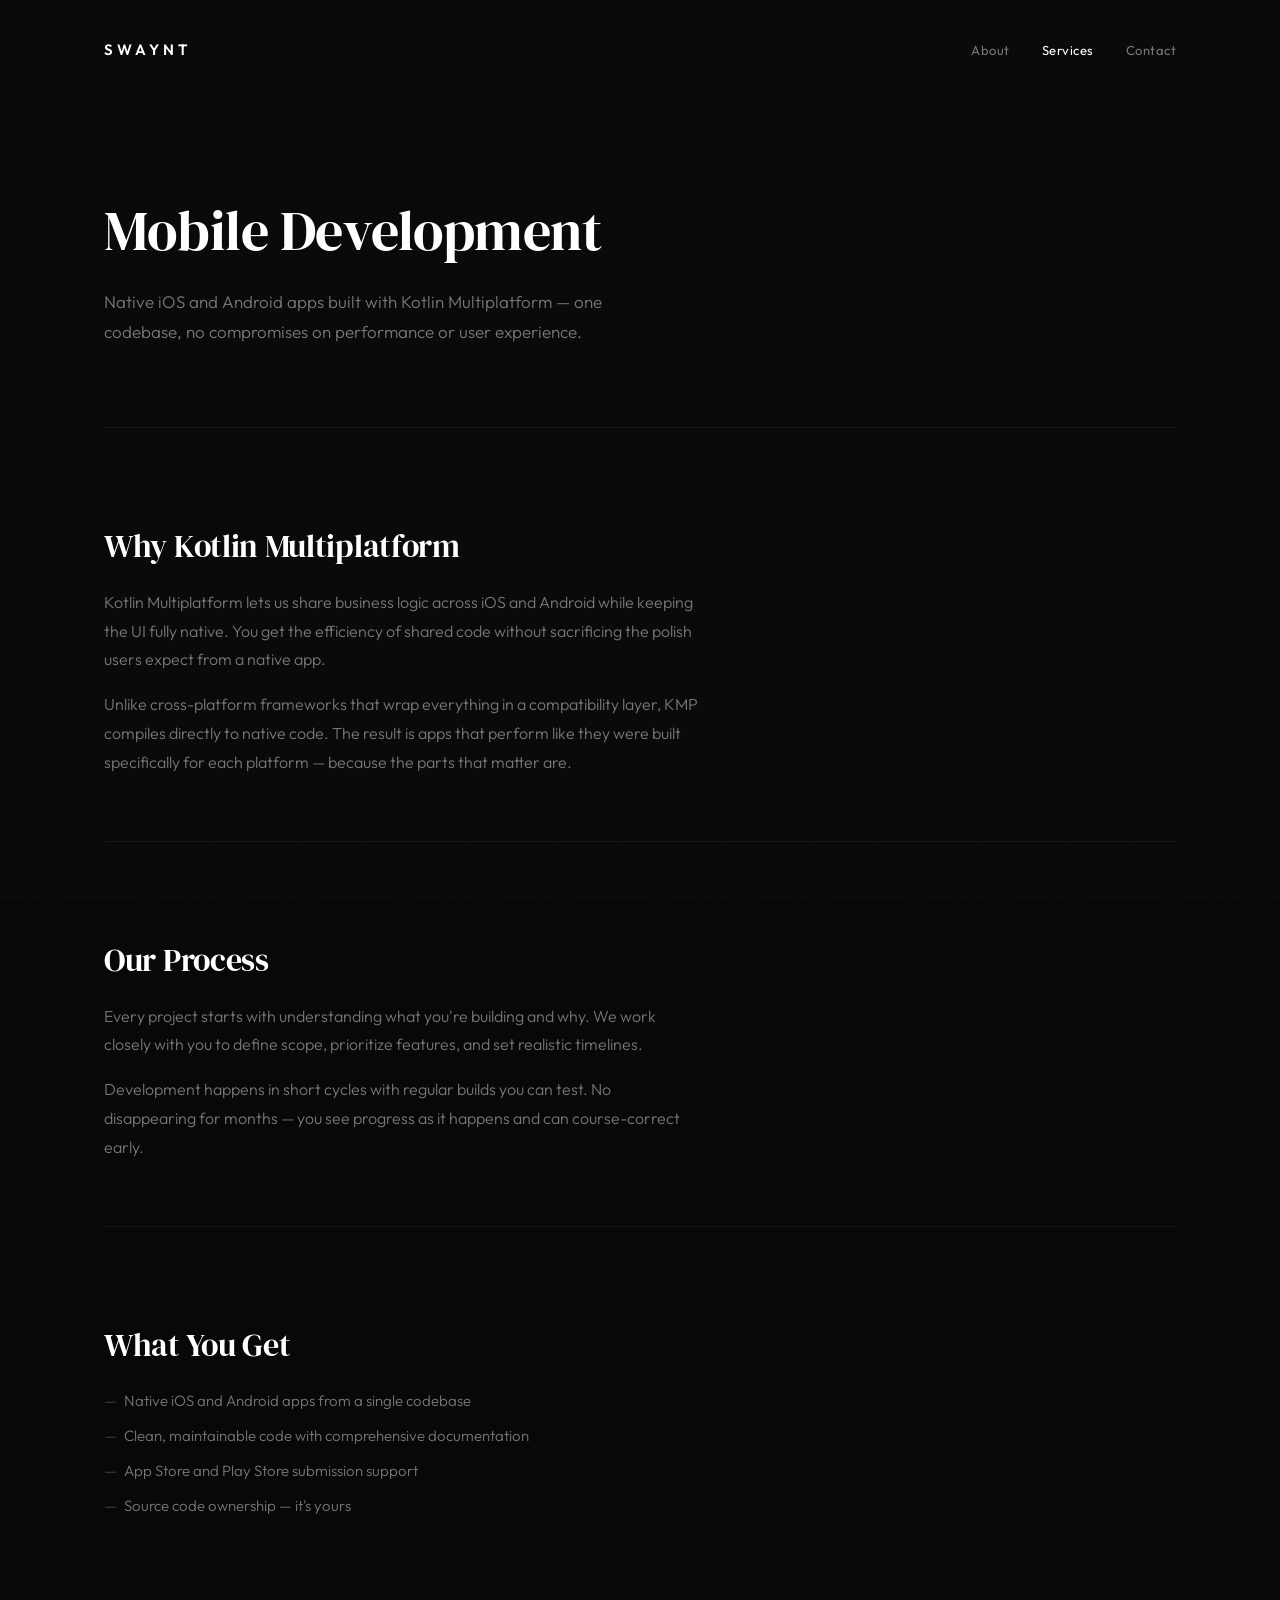
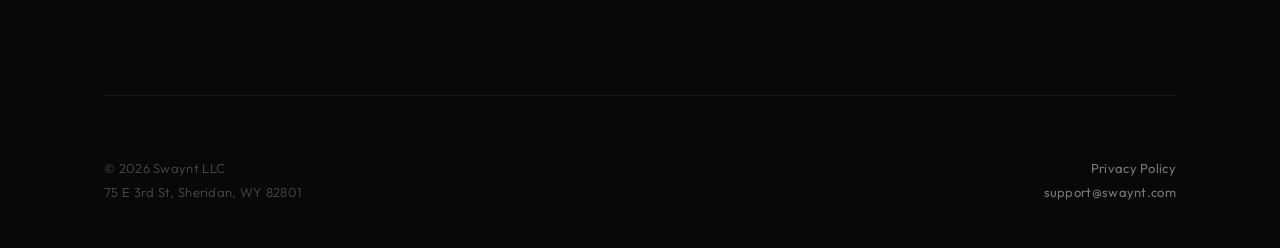
<file: services.html>
<!DOCTYPE html>
<html lang="en">
<head>
  <meta charset="UTF-8">
  <meta name="viewport" content="width=device-width, initial-scale=1.0">
  <title>Services — Swaynt</title>
  <meta name="description" content="Mobile app development with Kotlin Multiplatform. Native iOS and Android apps from a single codebase.">
  <meta property="og:title" content="Services — Swaynt">
  <meta property="og:description" content="Mobile app development with Kotlin Multiplatform.">
  <meta property="og:type" content="website">
  <meta property="og:url" content="https://swaynt.com/services">
  <link rel="icon" href="data:image/svg+xml,<svg xmlns='http://www.w3.org/2000/svg' viewBox='0 0 100 100'><circle cx='50' cy='50' r='50' fill='%230a0a0a'/><text x='50' y='68' font-family='Georgia,serif' font-size='52' font-weight='bold' fill='white' text-anchor='middle'>S</text></svg>">
  <link rel="preconnect" href="https://fonts.googleapis.com">
  <link rel="preconnect" href="https://fonts.gstatic.com" crossorigin>
  <link href="https://fonts.googleapis.com/css2?family=DM+Serif+Display&family=Outfit:wght@300;400;500;600&display=swap" rel="stylesheet">
  <link rel="stylesheet" href="styles.css">
</head>
<body>

  <div class="container">
    <nav>
      <a href="index.html" class="logo">Swaynt</a>
      <div class="nav-links">
        <a href="about.html" class="nav-link">About</a>
        <a href="services.html" class="nav-link active">Services</a>
        <a href="contact.html" class="nav-link">Contact</a>
      </div>
    </nav>
  </div>

  <div class="container">
    <section class="page-header">
      <h1 class="animate-up">Mobile Development</h1>
      <p class="animate-up">Native iOS and Android apps built with Kotlin Multiplatform — one codebase, no compromises on performance or user experience.</p>
    </section>
  </div>

  <div class="container">
    <div class="divider"></div>
  </div>

  <div class="container">
    <section class="page-content">
      <div class="service-detail animate-up" style="animation-delay: 0.3s;">
        <h2>Why Kotlin Multiplatform</h2>
        <p>Kotlin Multiplatform lets us share business logic across iOS and Android while keeping the UI fully native. You get the efficiency of shared code without sacrificing the polish users expect from a native app.</p>
        <p>Unlike cross-platform frameworks that wrap everything in a compatibility layer, KMP compiles directly to native code. The result is apps that perform like they were built specifically for each platform — because the parts that matter are.</p>
      </div>

      <div class="service-detail animate-up" style="animation-delay: 0.45s;">
        <h2>Our Process</h2>
        <p>Every project starts with understanding what you're building and why. We work closely with you to define scope, prioritize features, and set realistic timelines.</p>
        <p>Development happens in short cycles with regular builds you can test. No disappearing for months — you see progress as it happens and can course-correct early.</p>
      </div>

      <div class="service-detail animate-up" style="animation-delay: 0.6s;">
        <h2>What You Get</h2>
        <ul>
          <li>Native iOS and Android apps from a single codebase</li>
          <li>Clean, maintainable code with comprehensive documentation</li>
          <li>App Store and Play Store submission support</li>
          <li>Source code ownership — it's yours</li>
        </ul>
      </div>
    </section>
  </div>

  <div class="container">
    <div class="divider"></div>
  </div>

  <div class="container">
    <footer>
      <div class="footer-left">
        <div class="footer-copy">&copy; 2026 Swaynt LLC</div>
        <div class="footer-address">75 E 3rd St, Sheridan, WY 82801</div>
      </div>
      <div class="footer-right">
        <a href="privacy.html" class="footer-link">Privacy Policy</a>
        <a href="#" class="footer-link" onclick="return false;"><span id="e"></span></a>
      </div>
    </footer>
  </div>

  <script>
    (function(){
      var p=['s','u','p','p','o','r','t'];
      var d=String.fromCharCode(64);
      var h=['s','w','a','y','n','t'];
      var t=['.','c','o','m'];
      var r=p.join('')+d+h.join('')+t.join('');
      var el=document.getElementById('e');
      el.textContent=r;
      el.parentElement.href='mai'+'lto:'+r;
      el.parentElement.onclick=null;
    })();
  </script>

</body>
</html>
</file>
<file: styles.css>
*, *::before, *::after {
  margin: 0;
  padding: 0;
  box-sizing: border-box;
}

:root {
  --bg: #080808;
  --text: #ffffff;
  --muted: #777777;
  --subtle: #4a4a4a;
  --dim: #2a2a2a;
  --border: #171717;
  --accent-bg: #ffffff;
  --accent-text: #000000;
  --font-display: 'DM Serif Display', Georgia, 'Times New Roman', serif;
  --font-body: 'Outfit', -apple-system, BlinkMacSystemFont, system-ui, sans-serif;
}

html {
  scroll-behavior: smooth;
  -webkit-font-smoothing: antialiased;
  -moz-osx-font-smoothing: grayscale;
}

body {
  background: var(--bg);
  color: var(--text);
  font-family: var(--font-body);
  font-weight: 400;
  overflow-x: hidden;
}

body::after {
  content: '';
  position: fixed;
  inset: 0;
  z-index: 9999;
  pointer-events: none;
  opacity: 0.03;
  background-image: url("data:image/svg+xml,%3Csvg viewBox='0 0 256 256' xmlns='http://www.w3.org/2000/svg'%3E%3Cfilter id='n'%3E%3CfeTurbulence type='fractalNoise' baseFrequency='0.85' numOctaves='4' stitchTiles='stitch'/%3E%3C/filter%3E%3Crect width='100%25' height='100%25' filter='url(%23n)'/%3E%3C/svg%3E");
  background-repeat: repeat;
  background-size: 256px 256px;
}

.container {
  max-width: 1200px;
  margin: 0 auto;
  padding-left: 64px;
  padding-right: 64px;
}

/* Animations */
@keyframes fadeUp {
  from {
    opacity: 0;
    transform: translateY(24px);
  }
  to {
    opacity: 1;
    transform: translateY(0);
  }
}

@keyframes fadeIn {
  from { opacity: 0; }
  to { opacity: 1; }
}

@keyframes lineReveal {
  from { transform: scaleX(0); }
  to { transform: scaleX(1); }
}

.animate-up {
  opacity: 0;
  animation: fadeUp 0.8s cubic-bezier(0.22, 1, 0.36, 1) forwards;
}

.animate-fade {
  opacity: 0;
  animation: fadeIn 0.6s ease forwards;
}

/* Navigation */
nav {
  display: flex;
  justify-content: space-between;
  align-items: center;
  padding-top: 40px;
  padding-bottom: 40px;
}

.logo {
  font-family: var(--font-body);
  font-size: 15px;
  font-weight: 600;
  letter-spacing: 4px;
  text-transform: uppercase;
  color: var(--text);
  text-decoration: none;
  animation: fadeIn 0.6s ease 0.1s both;
}

.nav-links {
  display: flex;
  gap: 32px;
  animation: fadeIn 0.6s ease 0.2s both;
}

.nav-link {
  font-family: var(--font-body);
  font-size: 13px;
  font-weight: 400;
  color: var(--muted);
  text-decoration: none;
  letter-spacing: 0.5px;
  transition: color 0.3s ease;
}

.nav-link:hover,
.nav-link.active {
  color: var(--text);
}

/* Hero */
.hero {
  padding-top: 100px;
  padding-bottom: 160px;
  position: relative;
}

.hero h1 {
  font-family: var(--font-display);
  font-size: clamp(40px, 6vw, 76px);
  font-weight: 400;
  line-height: 1.1;
  letter-spacing: -1px;
  max-width: 720px;
  animation-delay: 0.15s;
}

.hero p {
  font-size: 17px;
  font-weight: 300;
  color: var(--muted);
  line-height: 1.75;
  max-width: 440px;
  margin-top: 36px;
  animation-delay: 0.3s;
}

.hero-cta {
  display: inline-flex;
  align-items: center;
  gap: 10px;
  margin-top: 52px;
  padding: 15px 32px;
  background: var(--accent-bg);
  color: var(--accent-text);
  font-family: var(--font-body);
  font-size: 14px;
  font-weight: 500;
  text-decoration: none;
  border-radius: 100px;
  letter-spacing: 0.3px;
  transition: transform 0.3s cubic-bezier(0.22, 1, 0.36, 1),
              box-shadow 0.3s ease;
  animation-delay: 0.45s;
}

.hero-cta:hover {
  transform: translateY(-2px);
  box-shadow: 0 12px 40px rgba(255, 255, 255, 0.08);
}

.hero-cta::after {
  content: '→';
  font-size: 16px;
  transition: transform 0.3s ease;
}

.hero-cta:hover::after {
  transform: translateX(3px);
}

/* Page Header (for inner pages) */
.page-header {
  padding-top: 100px;
  padding-bottom: 80px;
}

.page-header h1 {
  font-family: var(--font-display);
  font-size: clamp(36px, 5vw, 56px);
  font-weight: 400;
  line-height: 1.15;
  letter-spacing: -0.5px;
  max-width: 600px;
  animation-delay: 0.15s;
}

.page-header p {
  font-size: 17px;
  font-weight: 300;
  color: var(--muted);
  line-height: 1.75;
  max-width: 540px;
  margin-top: 24px;
  animation-delay: 0.3s;
}

/* Page Content */
.page-content {
  padding-bottom: 120px;
}

.page-content p {
  font-size: 16px;
  font-weight: 300;
  color: var(--muted);
  line-height: 1.8;
  max-width: 600px;
  margin-bottom: 24px;
}

.page-content h2 {
  font-family: var(--font-display);
  font-size: 28px;
  font-weight: 400;
  margin-top: 64px;
  margin-bottom: 24px;
  letter-spacing: -0.3px;
}

.page-content h2:first-child {
  margin-top: 48px;
}

.page-content h3 {
  font-family: var(--font-body);
  font-size: 14px;
  font-weight: 500;
  color: var(--text);
  margin-top: 48px;
  margin-bottom: 16px;
  letter-spacing: 0.5px;
}

.page-content ul {
  list-style: none;
  padding: 0;
  margin: 0 0 24px 0;
}

.page-content li {
  font-size: 15px;
  font-weight: 300;
  color: var(--muted);
  line-height: 1.8;
  padding-left: 20px;
  position: relative;
  margin-bottom: 8px;
}

.page-content li::before {
  content: '—';
  position: absolute;
  left: 0;
  color: var(--subtle);
}

/* Divider */
.divider {
  height: 1px;
  background: var(--border);
  transform-origin: left center;
  animation: lineReveal 1s cubic-bezier(0.22, 1, 0.36, 1) 0.5s both;
}

.divider-delayed {
  animation-delay: 1.2s;
}

/* Services Grid */
.services {
  padding-top: 100px;
  padding-bottom: 120px;
}

.services-label {
  font-family: var(--font-body);
  font-size: 11px;
  font-weight: 500;
  letter-spacing: 3px;
  text-transform: uppercase;
  color: var(--subtle);
  margin-bottom: 72px;
  animation-delay: 0.6s;
}

.services-grid {
  display: grid;
  grid-template-columns: repeat(4, 1fr);
  gap: 48px;
}

.service-item {
  opacity: 0;
  animation: fadeUp 0.7s cubic-bezier(0.22, 1, 0.36, 1) forwards;
}

.service-item:nth-child(1) { animation-delay: 0.7s; }
.service-item:nth-child(2) { animation-delay: 0.82s; }
.service-item:nth-child(3) { animation-delay: 0.94s; }
.service-item:nth-child(4) { animation-delay: 1.06s; }

.service-number {
  font-family: var(--font-body);
  font-size: 12px;
  font-weight: 400;
  color: var(--dim);
  margin-bottom: 20px;
  letter-spacing: 1px;
}

.service-item h3 {
  font-family: var(--font-display);
  font-size: 22px;
  font-weight: 400;
  margin-bottom: 14px;
  letter-spacing: -0.2px;
}

.service-item p {
  font-size: 14px;
  font-weight: 300;
  color: var(--muted);
  line-height: 1.75;
}

/* Services Page Detailed Cards */
.service-detail {
  padding: 48px 0;
  border-bottom: 1px solid var(--border);
}

.service-detail:last-child {
  border-bottom: none;
}

.service-detail h2 {
  font-family: var(--font-display);
  font-size: 32px;
  font-weight: 400;
  margin-bottom: 20px;
  margin-top: 0;
  letter-spacing: -0.3px;
}

.service-detail p {
  font-size: 16px;
  font-weight: 300;
  color: var(--muted);
  line-height: 1.8;
  max-width: 600px;
  margin-bottom: 16px;
}

.service-detail ul {
  list-style: none;
  padding: 0;
  margin: 0;
}

.service-detail li {
  font-size: 15px;
  font-weight: 300;
  color: var(--muted);
  line-height: 1.8;
  padding-left: 20px;
  position: relative;
  margin-bottom: 8px;
}

.service-detail li::before {
  content: '—';
  position: absolute;
  left: 0;
  color: var(--subtle);
}

/* Contact Info */
.contact-info {
  padding-top: 40px;
}

.contact-block {
  margin-bottom: 48px;
}

.contact-label {
  font-family: var(--font-body);
  font-size: 11px;
  font-weight: 500;
  letter-spacing: 3px;
  text-transform: uppercase;
  color: var(--subtle);
  margin-bottom: 16px;
}

.contact-value {
  font-size: 18px;
  font-weight: 400;
  color: var(--text);
  line-height: 1.6;
}

.contact-value a {
  color: var(--text);
  text-decoration: none;
  transition: color 0.3s ease;
}

.contact-value a:hover {
  color: var(--muted);
}

/* Footer */
footer {
  padding-top: 64px;
  padding-bottom: 48px;
  display: flex;
  justify-content: space-between;
  align-items: flex-start;
}

.footer-left {
  display: flex;
  flex-direction: column;
  gap: 8px;
}

.footer-right {
  display: flex;
  flex-direction: column;
  align-items: flex-end;
  gap: 8px;
}

.footer-copy,
.footer-address {
  font-size: 13px;
  font-weight: 300;
  color: var(--subtle);
  letter-spacing: 0.3px;
}

.footer-link {
  font-size: 13px;
  font-weight: 400;
  color: var(--muted);
  text-decoration: none;
  letter-spacing: 0.3px;
  transition: color 0.3s ease;
}

.footer-link:hover {
  color: var(--text);
}

/* Responsive: Tablet */
@media (max-width: 768px) {
  .container {
    padding-left: 32px;
    padding-right: 32px;
  }

  nav {
    padding-top: 28px;
    padding-bottom: 28px;
  }

  .nav-links {
    gap: 24px;
  }

  .hero {
    padding-top: 72px;
    padding-bottom: 100px;
  }

  .hero p {
    font-size: 16px;
  }

  .page-header {
    padding-top: 72px;
    padding-bottom: 60px;
  }

  .services {
    padding-top: 72px;
    padding-bottom: 80px;
  }

  .services-grid {
    grid-template-columns: repeat(2, 1fr);
    gap: 48px 40px;
  }

  footer {
    flex-direction: column;
    align-items: flex-start;
    gap: 24px;
    padding-top: 48px;
    padding-bottom: 36px;
  }

  .footer-right {
    align-items: flex-start;
  }
}

/* Responsive: Mobile */
@media (max-width: 480px) {
  .container {
    padding-left: 24px;
    padding-right: 24px;
  }

  .nav-links {
    gap: 16px;
  }

  .nav-link {
    font-size: 12px;
  }

  .hero {
    padding-top: 56px;
    padding-bottom: 80px;
  }

  .services-grid {
    grid-template-columns: 1fr;
    gap: 40px;
  }

  .services-label {
    margin-bottom: 48px;
  }
}
</file>
